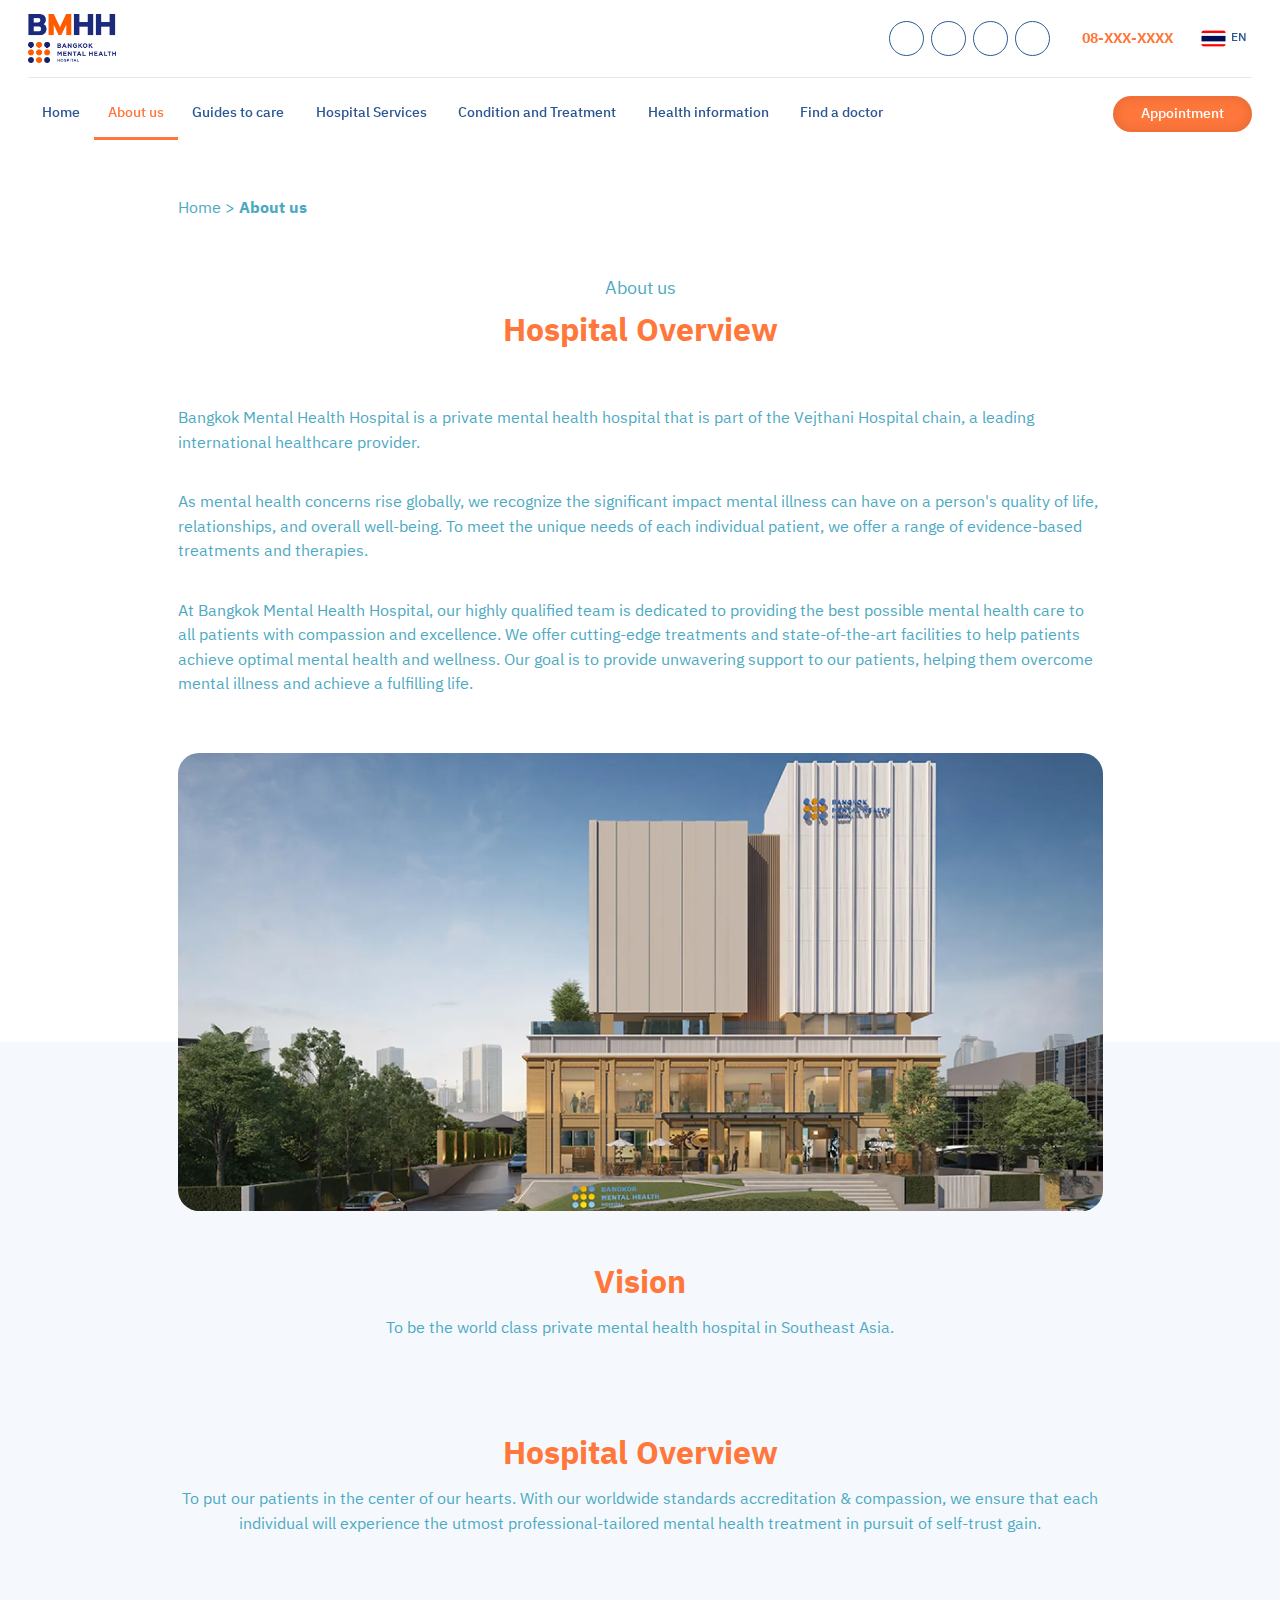
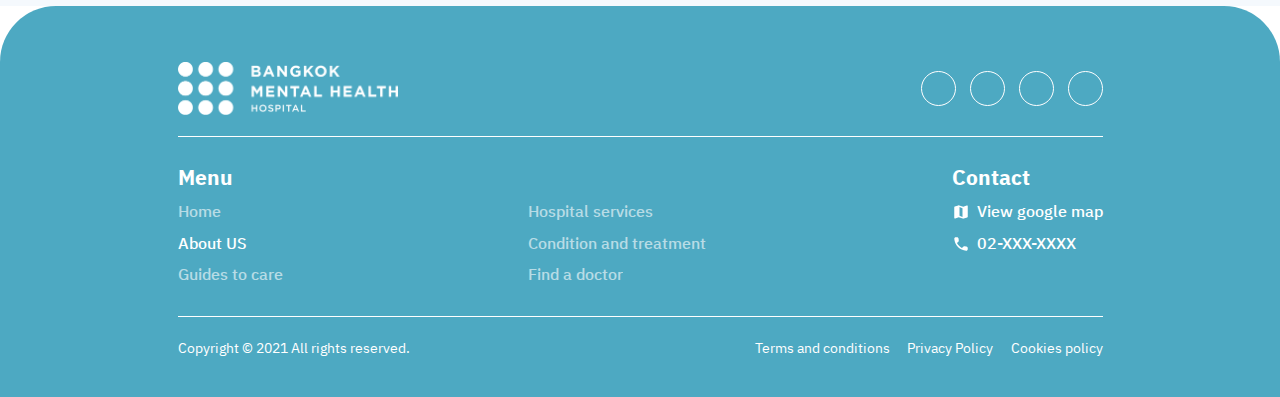
<file: about-us.html>
<!DOCTYPE html>
<html lang="en">
  <head>
    <meta charset="UTF-8" />
    <meta name="viewport" content="width=device-width, initial-scale=1.0" />
    <link rel="icon" href="./images/favicon.png" sizes="32x32" />
    <title>Bangkok Mental Health</title>

    <!-- Fonts -->
    <link rel="preconnect" href="https://fonts.googleapis.com" />
    <link rel="preconnect" href="https://fonts.gstatic.com" crossorigin />
    <link href="https://fonts.googleapis.com/css2?family=IBM+Plex+Sans+Thai:wght@400;500;700&display=swap" rel="stylesheet" />

    <!-- CSS -->
    <link rel="stylesheet" href="./styles/tailwind/output.css" />
    <link rel="stylesheet" href="./styles/pages/global/global.css" />

    <!-- ICONS -->
    <link
      rel="stylesheet"
      href="https://cdnjs.cloudflare.com/ajax/libs/font-awesome/6.4.0/css/all.min.css"
      integrity="sha512-iecdLmaskl7CVkqkXNQ/ZH/XLlvWZOJyj7Yy7tcenmpD1ypASozpmT/E0iPtmFIB46ZmdtAc9eNBvH0H/ZpiBw=="
      crossorigin="anonymous"
      referrerpolicy="no-referrer"
    />

    <!-- Components -->
    <script src="./components/navbar.js"></script>
    <script src="./components/footer.js"></script>

    <!-- JS -->
    <script
      defer
      src="https://cdnjs.cloudflare.com/ajax/libs/gsap/3.12.2/gsap.min.js"
      integrity="sha512-16esztaSRplJROstbIIdwX3N97V1+pZvV33ABoG1H2OyTttBxEGkTsoIVsiP1iaTtM8b3+hu2kB6pQ4Clr5yug=="
      crossorigin="anonymous"
      referrerpolicy="no-referrer"
    ></script>
    <script type="module" src="./scripts/modules/main.js"></script>
    <script type="module" src="./scripts/about-us.js"></script>
  </head>
  <body>
    <navbar-component></navbar-component>

    <main class="min-h-[54.8vh] relative text-lg text-light-blue xl:mt-[14rem] mt-[7.5rem]">
      <div class="space-y-16 main-container-sm">
        <!-- Breadcrumb -->
        <section class="mt-8">
          <a href="./index.html">Home</a>
          >
          <a href="" class="font-bold">About us</a>
        </section>

        <header class="space-y-4 text-center">
          <h5 class="text-xl">About us</h5>
          <h2 class="text-4xl font-bold text-orange">Hospital Overview</h2>
        </header>

        <article class="space-y-10">
          <p>Bangkok Mental Health Hospital is a private mental health hospital that is part of the Vejthani Hospital chain, a leading international healthcare provider.</p>
          <p>
            As mental health concerns rise globally, we recognize the significant impact mental illness can have on a person's quality of life, relationships, and overall well-being. To meet the
            unique needs of each individual patient, we offer a range of evidence-based treatments and therapies.
          </p>
          <p>
            At Bangkok Mental Health Hospital, our highly qualified team is dedicated to providing the best possible mental health care to all patients with compassion and excellence. We offer
            cutting-edge treatments and state-of-the-art facilities to help patients achieve optimal mental health and wellness. Our goal is to provide unwavering support to our patients, helping them
            overcome mental illness and achieve a fulfilling life.
          </p>
        </article>

        <figure class="overflow-hidden rounded-3xl"><img src="./images/pages/about-us/hospital.webp" alt="" class="object-cover w-full" /></figure>

        <section class="pb-20 space-y-28">
          <section class="space-y-4 text-center">
            <h2 class="text-4xl font-bold text-orange">Vision</h2>
            <p>To be the world class private mental health hospital in Southeast Asia.</p>
          </section>

          <section class="space-y-4 text-center">
            <h2 class="text-4xl font-bold text-orange">Hospital Overview</h2>
            <p>
              To put our patients in the center of our hearts. With our worldwide standards accreditation & compassion, we ensure that each individual will experience the utmost professional-tailored
              mental health treatment in pursuit of self-trust gain.
            </p>
          </section>
        </section>
      </div>

      <div class="absolute bottom-0 w-full bg-light-gray h-2/5 -z-10"></div>
    </main>

    <footer-component></footer-component>
  </body>
</html>
</file>
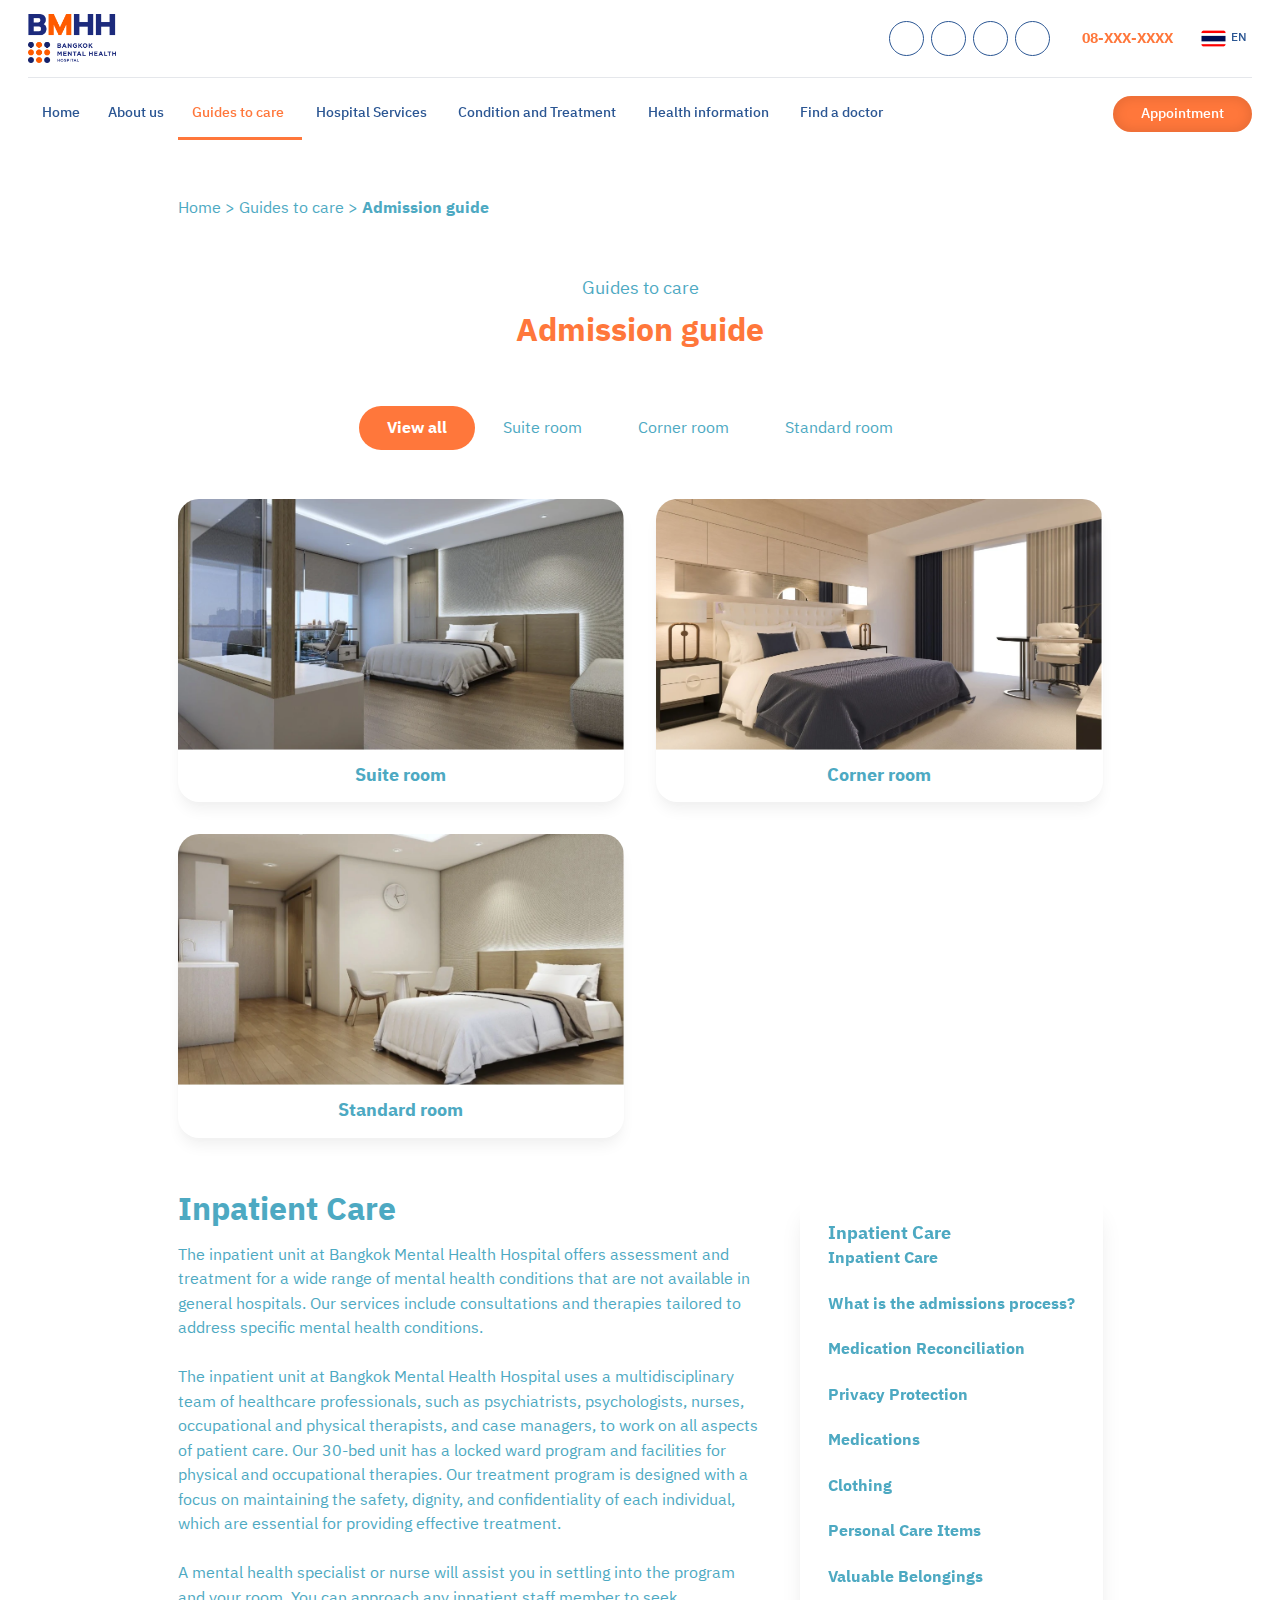
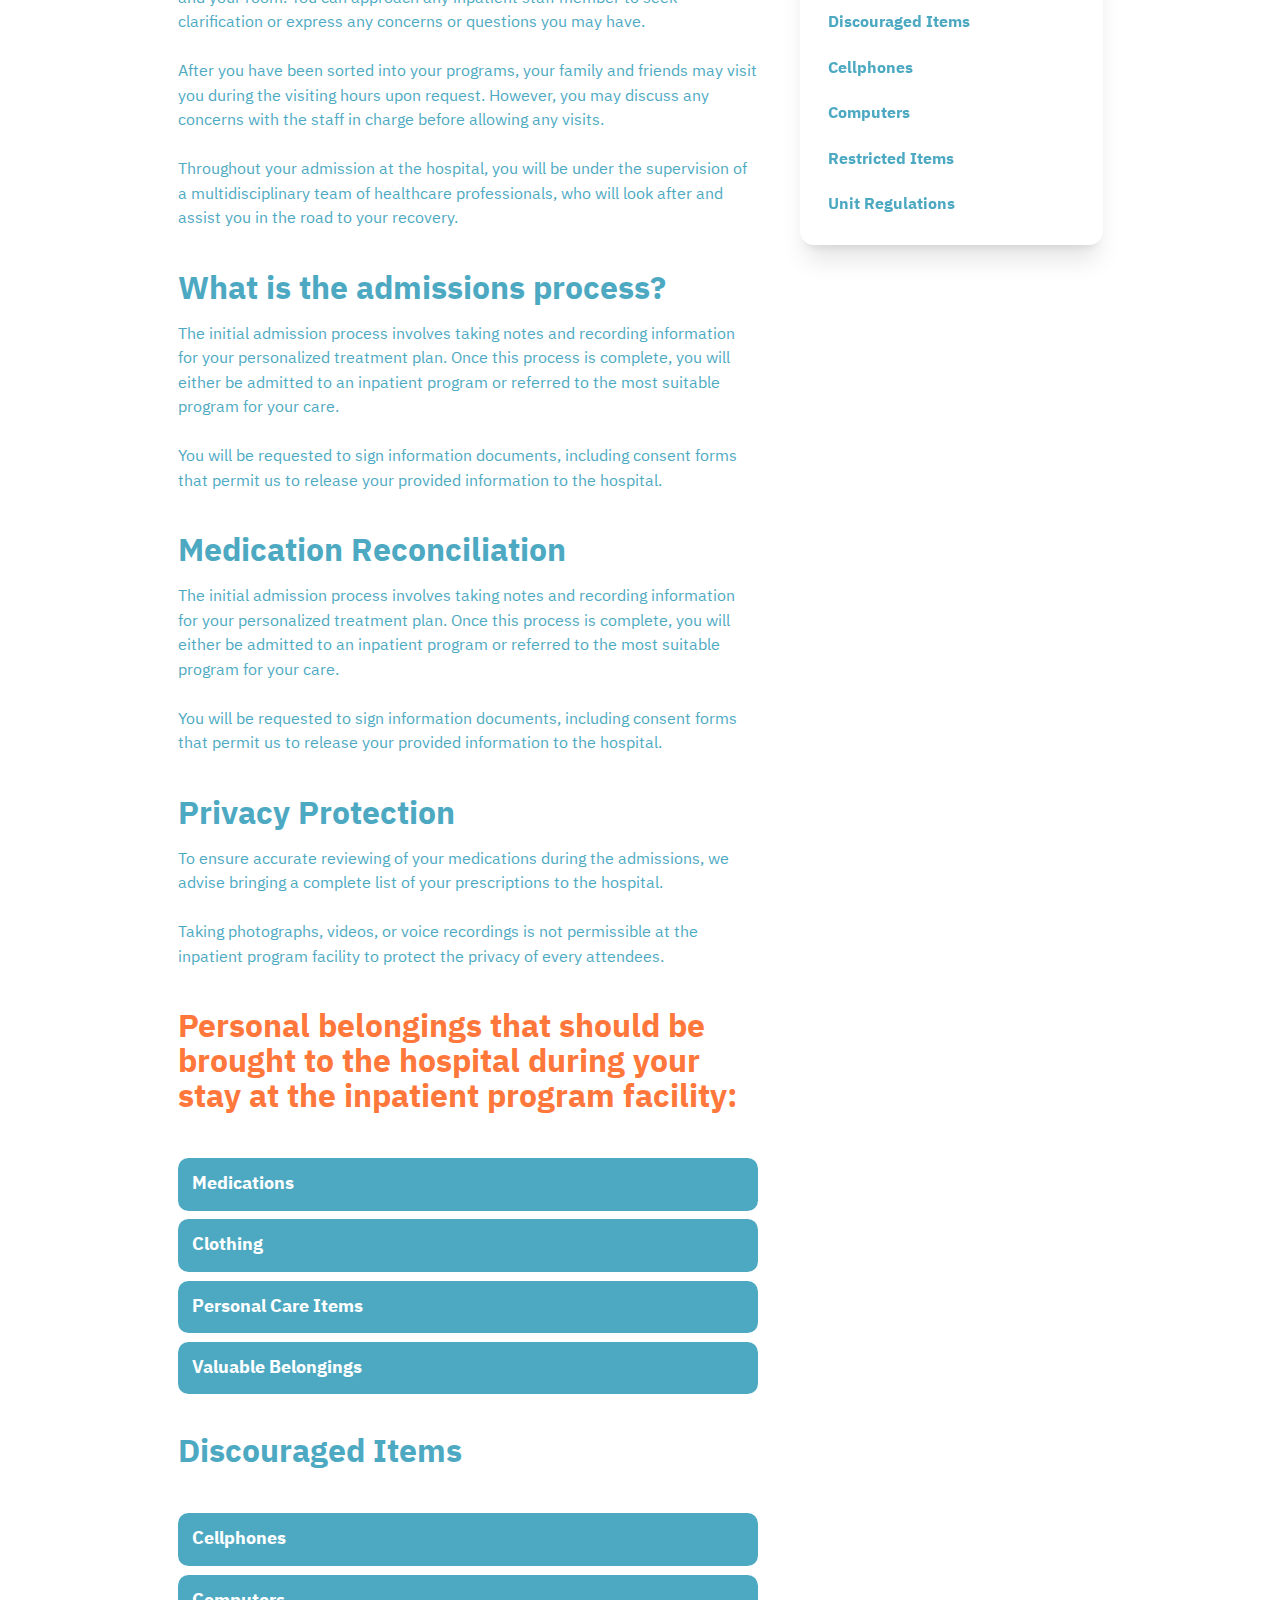
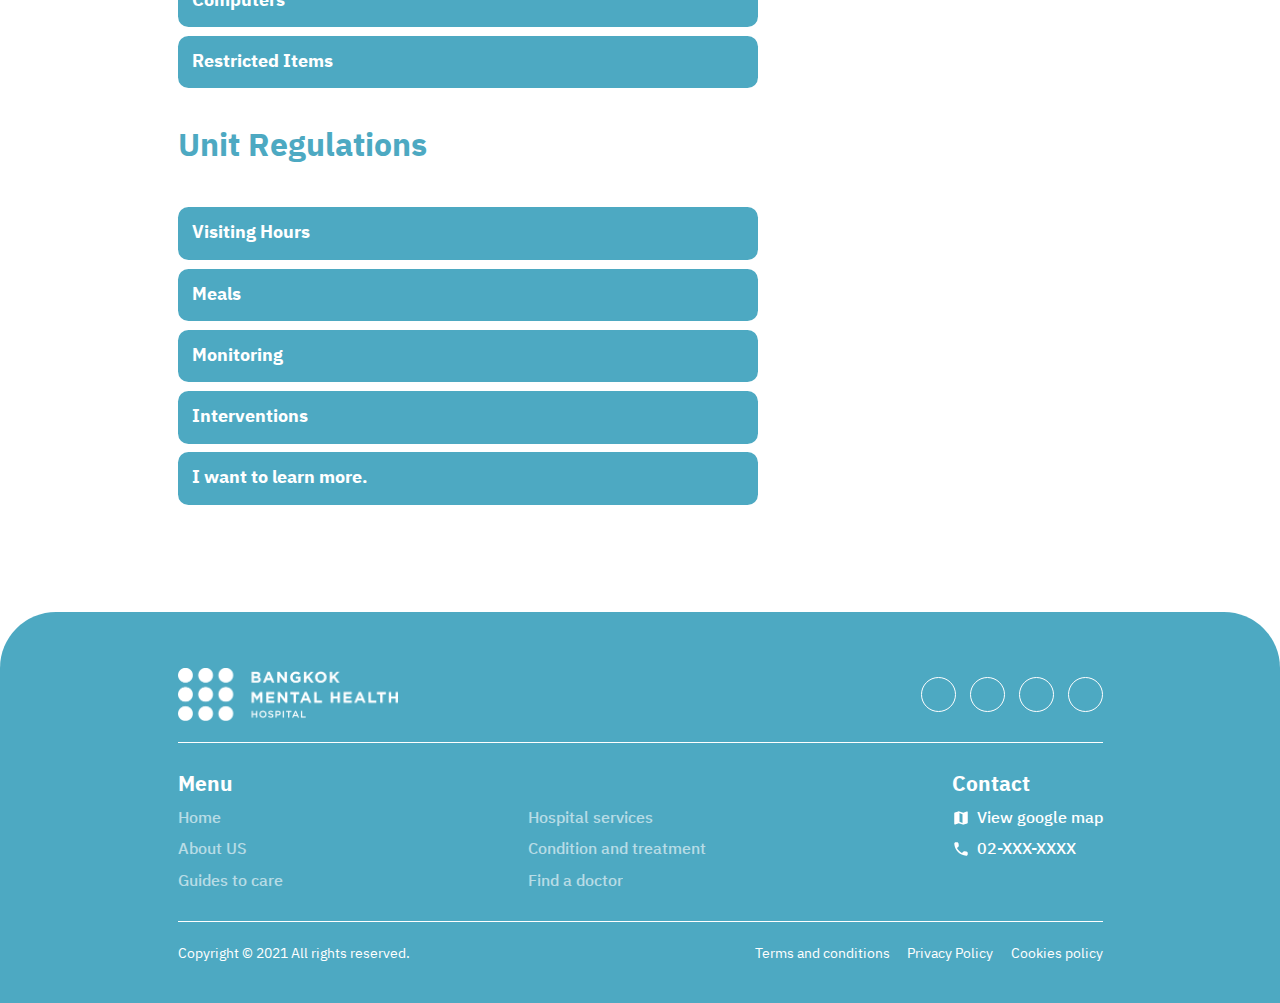
<file: admission-guide.html>
<!DOCTYPE html>
<html lang="en">
  <head>
    <meta charset="UTF-8" />
    <meta name="viewport" content="width=device-width, initial-scale=1.0" />
    <link rel="icon" href="./images/favicon.png" sizes="32x32" />
    <title>Bangkok Mental Health</title>

    <!-- Fonts -->
    <link rel="preconnect" href="https://fonts.googleapis.com" />
    <link rel="preconnect" href="https://fonts.gstatic.com" crossorigin />
    <link href="https://fonts.googleapis.com/css2?family=IBM+Plex+Sans+Thai:wght@400;500;700&display=swap" rel="stylesheet" />

    <!-- CSS -->
    <link rel="stylesheet" href="./styles/tailwind/output.css" />

    <link rel="stylesheet" href="./styles/pages/admission-guide/admission-guide.css" />

    <!-- ICONS -->
    <link
      rel="stylesheet"
      href="https://cdnjs.cloudflare.com/ajax/libs/font-awesome/6.4.0/css/all.min.css"
      integrity="sha512-iecdLmaskl7CVkqkXNQ/ZH/XLlvWZOJyj7Yy7tcenmpD1ypASozpmT/E0iPtmFIB46ZmdtAc9eNBvH0H/ZpiBw=="
      crossorigin="anonymous"
      referrerpolicy="no-referrer"
    />

    <!-- Components -->
    <script src="./components/navbar.js"></script>
    <script src="./components/footer.js"></script>

    <!-- JS -->
    <script
      defer
      src="https://cdnjs.cloudflare.com/ajax/libs/gsap/3.12.2/gsap.min.js"
      integrity="sha512-16esztaSRplJROstbIIdwX3N97V1+pZvV33ABoG1H2OyTttBxEGkTsoIVsiP1iaTtM8b3+hu2kB6pQ4Clr5yug=="
      crossorigin="anonymous"
      referrerpolicy="no-referrer"
    ></script>
    <script type="module" src="./scripts/modules/main.js"></script>
    <script type="module" src="./scripts/admission-guide.js"></script>
  </head>
  <body>
    <navbar-component></navbar-component>

    <main class="min-h-[54.8vh] relative text-lg text-light-blue xl:mt-[14rem] mt-[7.5rem]">
      <div class="space-y-16 main-container-sm">
        <!-- Breadcrumb -->
        <section class="mt-8">
          <a href="./index.html">Home</a>
          >
          <a href="./guide-to-care.html" class="">Guides to care</a>
          >
          <a href="" class="font-bold">Admission guide</a>
        </section>

        <header class="space-y-4 text-center">
          <h5 class="text-xl">Guides to care</h5>
          <h2 class="text-4xl font-bold text-orange">Admission guide</h2>
        </header>

        <section class="space-y-14">
          <div class="[&_button]:shrink-0 [&_button]:px-8 [&_button]:py-[0.6875rem] flex overflow-x-auto overflow-y-hidden md:justify-center whitespace-nowrap gap-x-0">
            <button data-category="all" class="room-category-button">View all</button>
            <button data-category="suite" class="room-category-button">Suite room</button>
            <button data-category="corner" class="room-category-button">Corner room</button>
            <button data-category="standard" class="room-category-button">Standard room</button>
          </div>
          <div class="grid md:grid-cols-2 gap-9">
            <div data-category="suite" class="room-card overflow-hidden shadow-lg rounded-3xl shadow-[#f0f0f0]">
              <figure class="overflow-hidden">
                <img src="./images/pages/admission-guide/suite.webp" alt="" />
              </figure>
              <div class="py-4 text-xl font-bold text-center">Suite room</div>
            </div>

            <div data-category="corner" class="room-card overflow-hidden shadow-lg rounded-3xl shadow-[#f0f0f0]">
              <figure class="overflow-hidden">
                <img src="./images/pages/admission-guide/corner.webp" alt="" />
              </figure>
              <div class="py-4 text-xl font-bold text-center">Corner room</div>
            </div>

            <div data-category="standard" class="room-card overflow-hidden shadow-lg rounded-3xl shadow-[#f0f0f0]">
              <figure class="overflow-hidden">
                <img src="./images/pages/admission-guide/standard.webp" alt="" />
              </figure>
              <div class="py-4 text-xl font-bold text-center">Standard room</div>
            </div>
          </div>
        </section>

        <section class="flex flex-col-reverse gap-12 lg:flex-row pb-28">
          <article class="space-y-12">
            <!-- Inpatient Care -->
            <section class="space-y-4" id="inpatient-care">
              <h2 class="text-3xl font-bold sm:text-4xl">Inpatient Care</h2>
              <p>
                The inpatient unit at Bangkok Mental Health Hospital offers assessment and treatment for a wide range of mental health conditions that are not available in general hospitals. Our
                services include consultations and therapies tailored to address specific mental health conditions.
                <br /><br />
                The inpatient unit at Bangkok Mental Health Hospital uses a multidisciplinary team of healthcare professionals, such as psychiatrists, psychologists, nurses, occupational and physical
                therapists, and case managers, to work on all aspects of patient care. Our 30-bed unit has a locked ward program and facilities for physical and occupational therapies. Our treatment
                program is designed with a focus on maintaining the safety, dignity, and confidentiality of each individual, which are essential for providing effective treatment.
                <br /><br />

                A mental health specialist or nurse will assist you in settling into the program and your room. You can approach any inpatient staff member to seek clarification or express any
                concerns or questions you may have.
                <br /><br />
                After you have been sorted into your programs, your family and friends may visit you during the visiting hours upon request. However, you may discuss any concerns with the staff in
                charge before allowing any visits.
                <br />
                <br />
                Throughout your admission at the hospital, you will be under the supervision of a multidisciplinary team of healthcare professionals, who will look after and assist you in the road to
                your recovery.
              </p>
            </section>

            <!-- What is the admissions process -->
            <section class="space-y-4" id="admissions-process">
              <h2 class="text-3xl font-bold sm:text-4xl">What is the admissions process?</h2>
              <p>
                The initial admission process involves taking notes and recording information for your personalized treatment plan. Once this process is complete, you will either be admitted to an
                inpatient program or referred to the most suitable program for your care.
                <br />
                <br />
                You will be requested to sign information documents, including consent forms that permit us to release your provided information to the hospital.
              </p>
            </section>

            <!-- Medication Reconciliation -->
            <section class="space-y-4" id="medication-reconciliation">
              <h2 class="text-3xl font-bold sm:text-4xl">Medication Reconciliation</h2>
              <p>
                The initial admission process involves taking notes and recording information for your personalized treatment plan. Once this process is complete, you will either be admitted to an
                inpatient program or referred to the most suitable program for your care.
                <br />
                <br />
                You will be requested to sign information documents, including consent forms that permit us to release your provided information to the hospital.
              </p>
            </section>

            <!-- Privacy Protection -->
            <section class="space-y-4" id="privacy-protection">
              <h2 class="text-3xl font-bold sm:text-4xl">Privacy Protection</h2>
              <p>
                To ensure accurate reviewing of your medications during the admissions, we advise bringing a complete list of your prescriptions to the hospital.
                <br />
                <br />
                Taking photographs, videos, or voice recordings is not permissible at the inpatient program facility to protect the privacy of every attendees.
              </p>
            </section>

            <section>
              <h2 class="mb-12 text-3xl font-bold leading-normal sm:text-4xl text-orange">
                Personal belongings that should be brought to the hospital during your stay at the inpatient program facility:
              </h2>
              <div class="mb-2.5 collapsible" id="medications">
                <button class="flex items-center justify-between w-full p-4 text-xl font-bold text-left text-white rounded-xl bg-light-blue">
                  <div>Medications</div>
                  <i class="mb-1 ml-1 text-lg fa-solid fa-chevron-down"></i>
                </button>
                <div class="collapsible-content-wrapper">
                  <div class="collapsible-content gap-y-6">
                    <p>Please ensure that you bring all your daily and essential medicines with you, as we do not have medication dispensing services available.</p>
                  </div>
                </div>
              </div>
              <div class="mb-2.5 collapsible" id="clothing">
                <button class="flex items-center justify-between w-full p-4 text-xl font-bold text-left text-white rounded-xl bg-light-blue">
                  <div>Clothing</div>
                  <i class="mb-1 ml-1 text-lg fa-solid fa-chevron-down"></i>
                </button>
                <div class="collapsible-content-wrapper">
                  <div class="collapsible-content gap-y-6">
                    <p>Please ensure that you bring all your daily and essential medicines with you, as we do not have medication dispensing services available.</p>
                  </div>
                </div>
              </div>
              <div class="mb-2.5 collapsible" id="personal-care-items">
                <button class="flex items-center justify-between w-full p-4 text-xl font-bold text-left text-white rounded-xl bg-light-blue">
                  <div>Personal Care Items</div>
                  <i class="mb-1 ml-1 text-lg fa-solid fa-chevron-down"></i>
                </button>
                <div class="collapsible-content-wrapper">
                  <div class="collapsible-content gap-y-6">
                    <p>Please ensure that you bring all your daily and essential medicines with you, as we do not have medication dispensing services available.</p>
                  </div>
                </div>
              </div>
              <div class="mb-2.5 collapsible" id="valuable-belongings">
                <button class="flex items-center justify-between w-full p-4 text-xl font-bold text-left text-white rounded-xl bg-light-blue">
                  <div>Valuable Belongings</div>
                  <i class="mb-1 ml-1 text-lg fa-solid fa-chevron-down"></i>
                </button>
                <div class="collapsible-content-wrapper">
                  <div class="collapsible-content gap-y-6">
                    <p>Please ensure that you bring all your daily and essential medicines with you, as we do not have medication dispensing services available.</p>
                  </div>
                </div>
              </div>
            </section>

            <!-- Discouraged Items -->
            <section id="discouraged-items">
              <h2 class="mb-12 text-3xl font-bold sm:text-4xl">Discouraged Items</h2>
              <div class="mb-2.5 collapsible" id="cellphones">
                <button class="flex items-center justify-between w-full p-4 text-xl font-bold text-left text-white rounded-xl bg-light-blue">
                  <div>Cellphones</div>
                  <i class="mb-1 ml-1 text-lg fa-solid fa-chevron-down"></i>
                </button>
                <div class="collapsible-content-wrapper">
                  <div class="collapsible-content gap-y-6">
                    <p>
                      To enhance focus and engagement during group therapies and other treatment, use of cellphones is restricted or discouraged in some inpatient programs, while others may allow only
                      limited usage. It is recommended that you inquire about the cellphone policies at your program with the staff.
                    </p>
                  </div>
                </div>
              </div>

              <div class="mb-2.5 collapsible" id="computers">
                <button class="flex items-center justify-between w-full p-4 text-xl font-bold text-left text-white rounded-xl bg-light-blue">
                  <div>Computers</div>
                  <i class="mb-1 ml-1 text-lg fa-solid fa-chevron-down"></i>
                </button>
                <div class="collapsible-content-wrapper">
                  <div class="collapsible-content gap-y-6">
                    <p>
                      Lorem ipsum, dolor sit amet consectetur adipisicing elit. Iusto reiciendis nemo iste, fugiat totam sed veniam ipsa nam? Dicta nam libero neque accusantium voluptatibus tempora
                      nulla, sint quisquam cupiditate temporibus. Eos assumenda id harum eveniet libero quas odit neque ipsa. Labore tempora, officiis magnam perferendis, ducimus obcaecati itaque
                      accusantium quo dolore, eligendi repellendus. Sit at harum eius libero a asperiores. Beatae magni enim quas velit, sunt molestias reprehenderit in quibusdam. Dolorem rerum esse
                      cum incidunt minus? Quis sequi ipsam nam, saepe odit perspiciatis illo nobis, vero assumenda labore dolores atque.
                    </p>
                  </div>
                </div>
              </div>

              <div class="mb-2.5 collapsible" id="restricted-items">
                <button class="flex items-center justify-between w-full p-4 text-xl font-bold text-left text-white rounded-xl bg-light-blue">
                  <div>Restricted Items</div>
                  <i class="mb-1 ml-1 text-lg fa-solid fa-chevron-down"></i>
                </button>
                <div class="collapsible-content-wrapper">
                  <div class="collapsible-content gap-y-6">
                    <p>Please ensure that you bring all your daily and essential medicines with you, as we do not have medication dispensing services available.</p>
                  </div>
                </div>
              </div>
            </section>

            <!-- Unit Regulations -->
            <section>
              <h2 class="mb-12 text-3xl font-bold sm:text-4xl" id="unit-regulations">Unit Regulations</h2>
              <div class="mb-2.5 collapsible">
                <button class="flex items-center justify-between w-full p-4 text-xl font-bold text-left text-white rounded-xl bg-light-blue">
                  <div>Visiting Hours</div>
                  <i class="mb-1 ml-1 text-lg fa-solid fa-chevron-down"></i>
                </button>
                <div class="collapsible-content-wrapper">
                  <div class="collapsible-content gap-y-6">
                    <p>
                      To enhance focus and engagement during group therapies and other treatment, use of cellphones is restricted or discouraged in some inpatient programs, while others may allow only
                      limited usage. It is recommended that you inquire about the cellphone policies at your program with the staff.
                    </p>
                  </div>
                </div>
              </div>

              <div class="mb-2.5 collapsible">
                <button class="flex items-center justify-between w-full p-4 text-xl font-bold text-left text-white rounded-xl bg-light-blue">
                  <div>Meals</div>
                  <i class="mb-1 ml-1 text-lg fa-solid fa-chevron-down"></i>
                </button>
                <div class="collapsible-content-wrapper">
                  <div class="collapsible-content gap-y-6">
                    <p>
                      Lorem ipsum, dolor sit amet consectetur adipisicing elit. Iusto reiciendis nemo iste, fugiat totam sed veniam ipsa nam? Dicta nam libero neque accusantium voluptatibus tempora
                      nulla, sint quisquam cupiditate temporibus. Eos assumenda id harum eveniet libero quas odit neque ipsa. Labore tempora, officiis magnam perferendis, ducimus obcaecati itaque
                      accusantium quo dolore, eligendi repellendus. Sit at harum eius libero a asperiores. Beatae magni enim quas velit, sunt molestias reprehenderit in quibusdam. Dolorem rerum esse
                      cum incidunt minus? Quis sequi ipsam nam, saepe odit perspiciatis illo nobis, vero assumenda labore dolores atque.
                    </p>
                  </div>
                </div>
              </div>

              <div class="mb-2.5 collapsible">
                <button class="flex items-center justify-between w-full p-4 text-xl font-bold text-left text-white rounded-xl bg-light-blue">
                  <div>Monitoring</div>
                  <i class="mb-1 ml-1 text-lg fa-solid fa-chevron-down"></i>
                </button>
                <div class="collapsible-content-wrapper">
                  <div class="collapsible-content gap-y-6">
                    <p>Please ensure that you bring all your daily and essential medicines with you, as we do not have medication dispensing services available.</p>
                  </div>
                </div>
              </div>

              <div class="mb-2.5 collapsible">
                <button class="flex items-center justify-between w-full p-4 text-xl font-bold text-left text-white rounded-xl bg-light-blue">
                  <div>Interventions</div>
                  <i class="mb-1 ml-1 text-lg fa-solid fa-chevron-down"></i>
                </button>
                <div class="collapsible-content-wrapper">
                  <div class="collapsible-content gap-y-6">
                    <p>Please ensure that you bring all your daily and essential medicines with you, as we do not have medication dispensing services available.</p>
                  </div>
                </div>
              </div>

              <div class="mb-2.5 collapsible">
                <button class="flex items-center justify-between w-full p-4 text-xl font-bold text-left text-white rounded-xl bg-light-blue">
                  <div>I want to learn more.</div>
                  <i class="mb-1 ml-1 text-lg fa-solid fa-chevron-down"></i>
                </button>
                <div class="collapsible-content-wrapper">
                  <div class="collapsible-content gap-y-6">
                    <p>Please ensure that you bring all your daily and essential medicines with you, as we do not have medication dispensing services available.</p>
                  </div>
                </div>
              </div>
            </section>
          </article>
          <aside id="guide-list-link" class="lg:sticky relative bg-white xl:top-[10rem] mb-6 top-0 lg:p-8 p-4 text-lg font-bold shadow-xl shrink-0 h-fit rounded-lg lg:rounded-2xl">
            <div class="collapsible !lg:hidden">
              <button class="flex items-center justify-between w-full text-xl font-bold text-left bg-white text-light-blue rounded-xl">
                <div>Inpatient Care</div>
                <i class="mb-1 ml-1 text-lg fa-solid fa-chevron-down"></i>
              </button>
              <div class="absolute left-0 w-full bg-white rounded-lg shadow-2xl top-3/4 collapsible-content-wrapper">
                <div class="collapsible-content gap-y-4">
                  <a href="#inpatient-care">Inpatient Care</a>
                  <a href="#admissions-process">What is the admissions process?</a>
                  <a href="#medication-reconciliation">Medication Reconciliation</a>
                  <a href="#privacy-protection">Privacy Protection</a>
                  <a href="#medications">Medications</a>
                  <a href="#clothing">Clothing</a>
                  <a href="#personal-care-items">Personal Care Items</a>
                  <a href="#valuable-belongings">Valuable Belongings</a>
                  <a href="#discouraged-items">Discouraged Items</a>
                  <a href="#cellphones">Cellphones</a>
                  <a href="#computers">Computers</a>
                  <a href="#restricted-items">Restricted Items</a>
                  <a href="#unit-regulations">Unit Regulations</a>
                </div>
              </div>
            </div>

            <div class="flex-col hidden w-full space-y-6 lg:flex">
              <a class="light-blue-link" href="#inpatient-care">Inpatient Care</a>
              <a class="light-blue-link" href="#admissions-process">What is the admissions process?</a>
              <a class="light-blue-link" href="#medication-reconciliation">Medication Reconciliation</a>
              <a class="light-blue-link" href="#privacy-protection">Privacy Protection</a>
              <a class="light-blue-link" href="#medications">Medications</a>
              <a class="light-blue-link" href="#clothing">Clothing</a>
              <a class="light-blue-link" href="#personal-care-items">Personal Care Items</a>
              <a class="light-blue-link" href="#valuable-belongings">Valuable Belongings</a>
              <a class="light-blue-link" href="#discouraged-items">Discouraged Items</a>
              <a class="light-blue-link" href="#cellphones">Cellphones</a>
              <a class="light-blue-link" href="#computers">Computers</a>
              <a class="light-blue-link" href="#restricted-items">Restricted Items</a>
              <a class="light-blue-link" href="#unit-regulations">Unit Regulations</a>
            </div>
          </aside>
        </section>
      </div>
    </main>

    <footer-component></footer-component>
  </body>
</html>
</file>
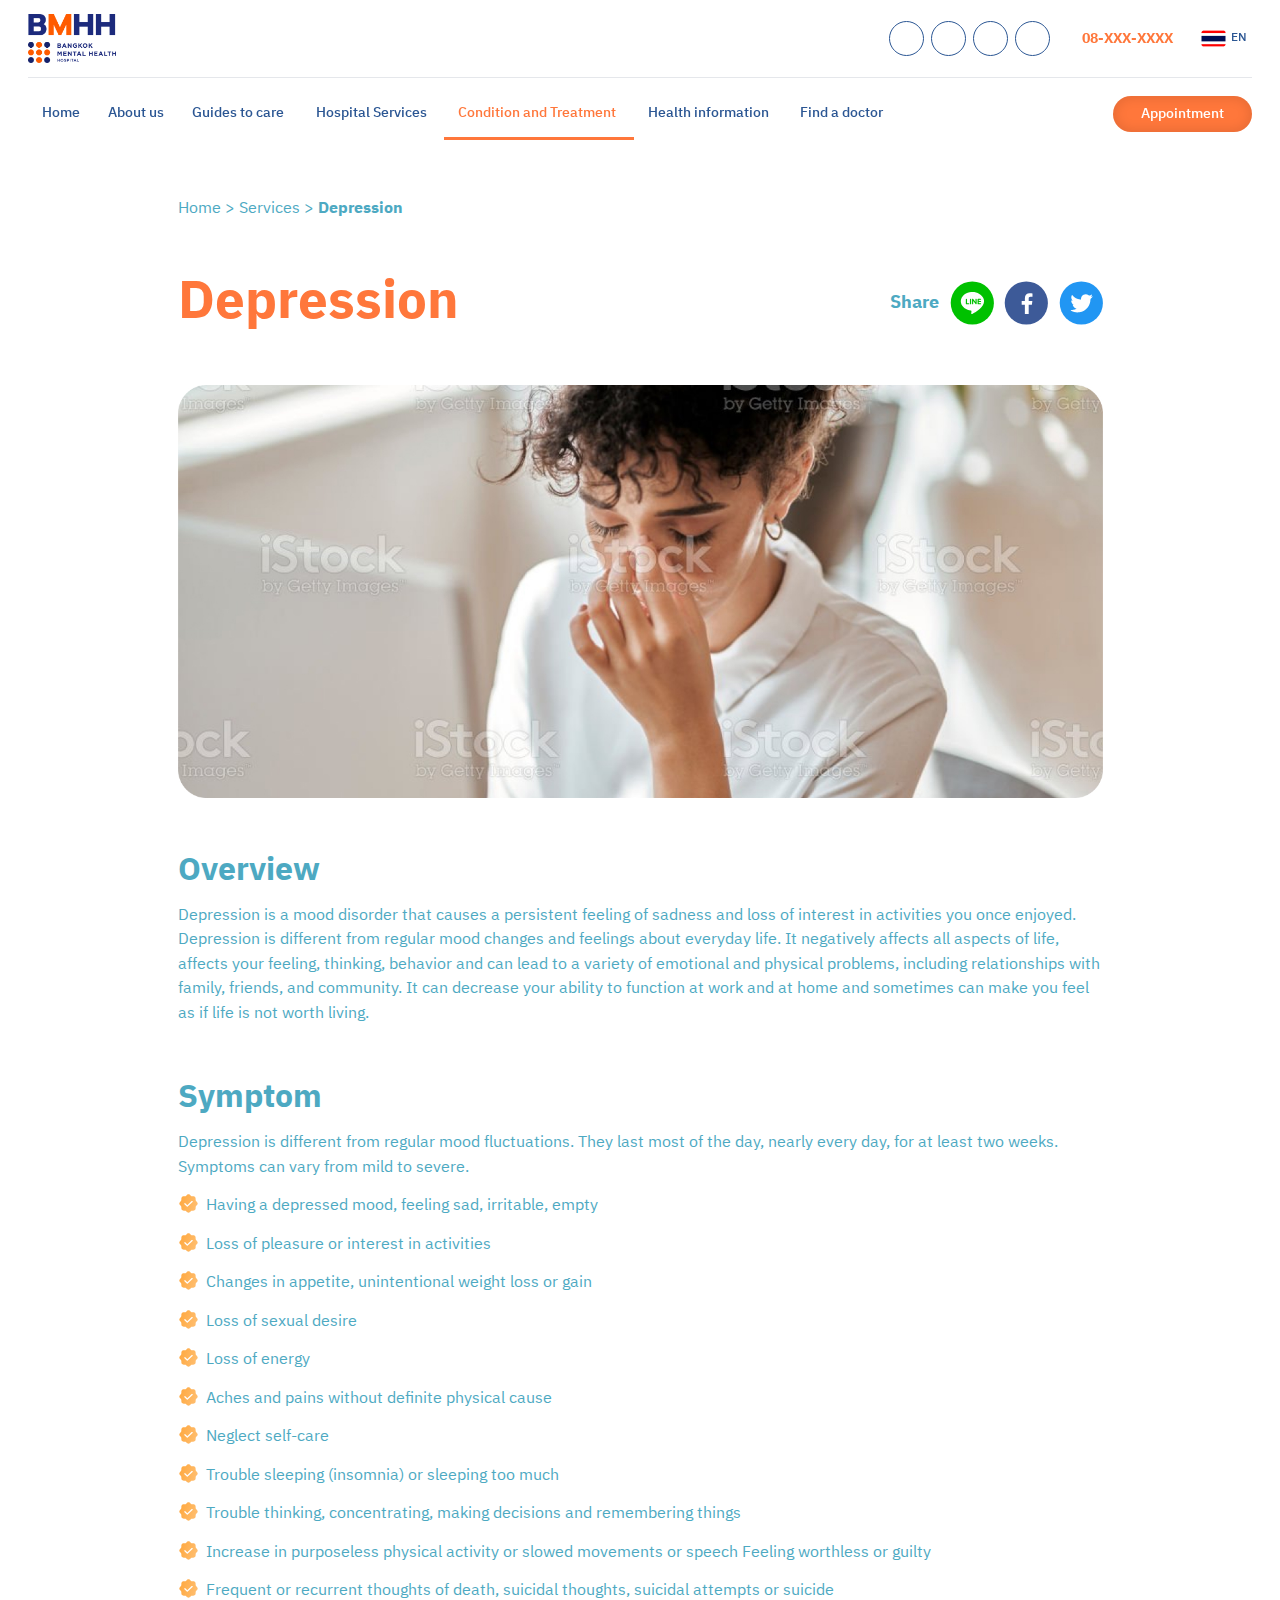
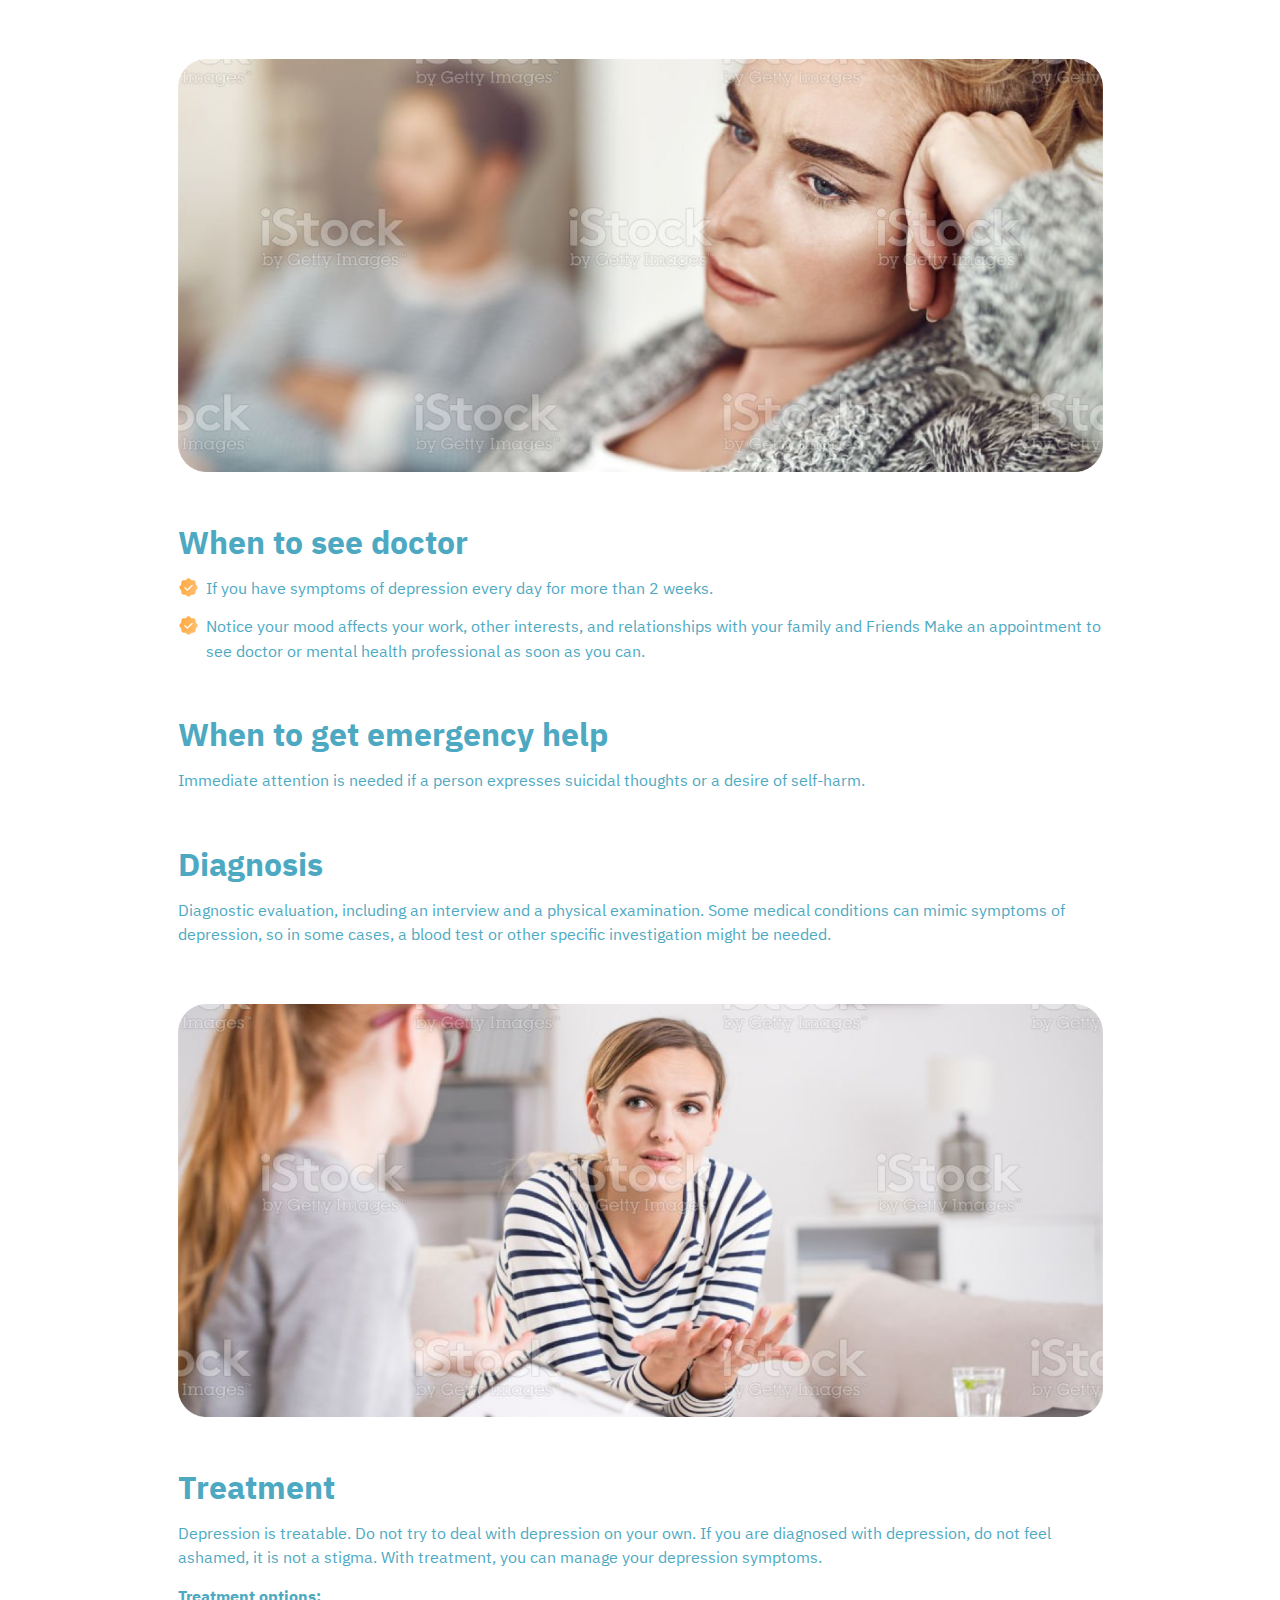
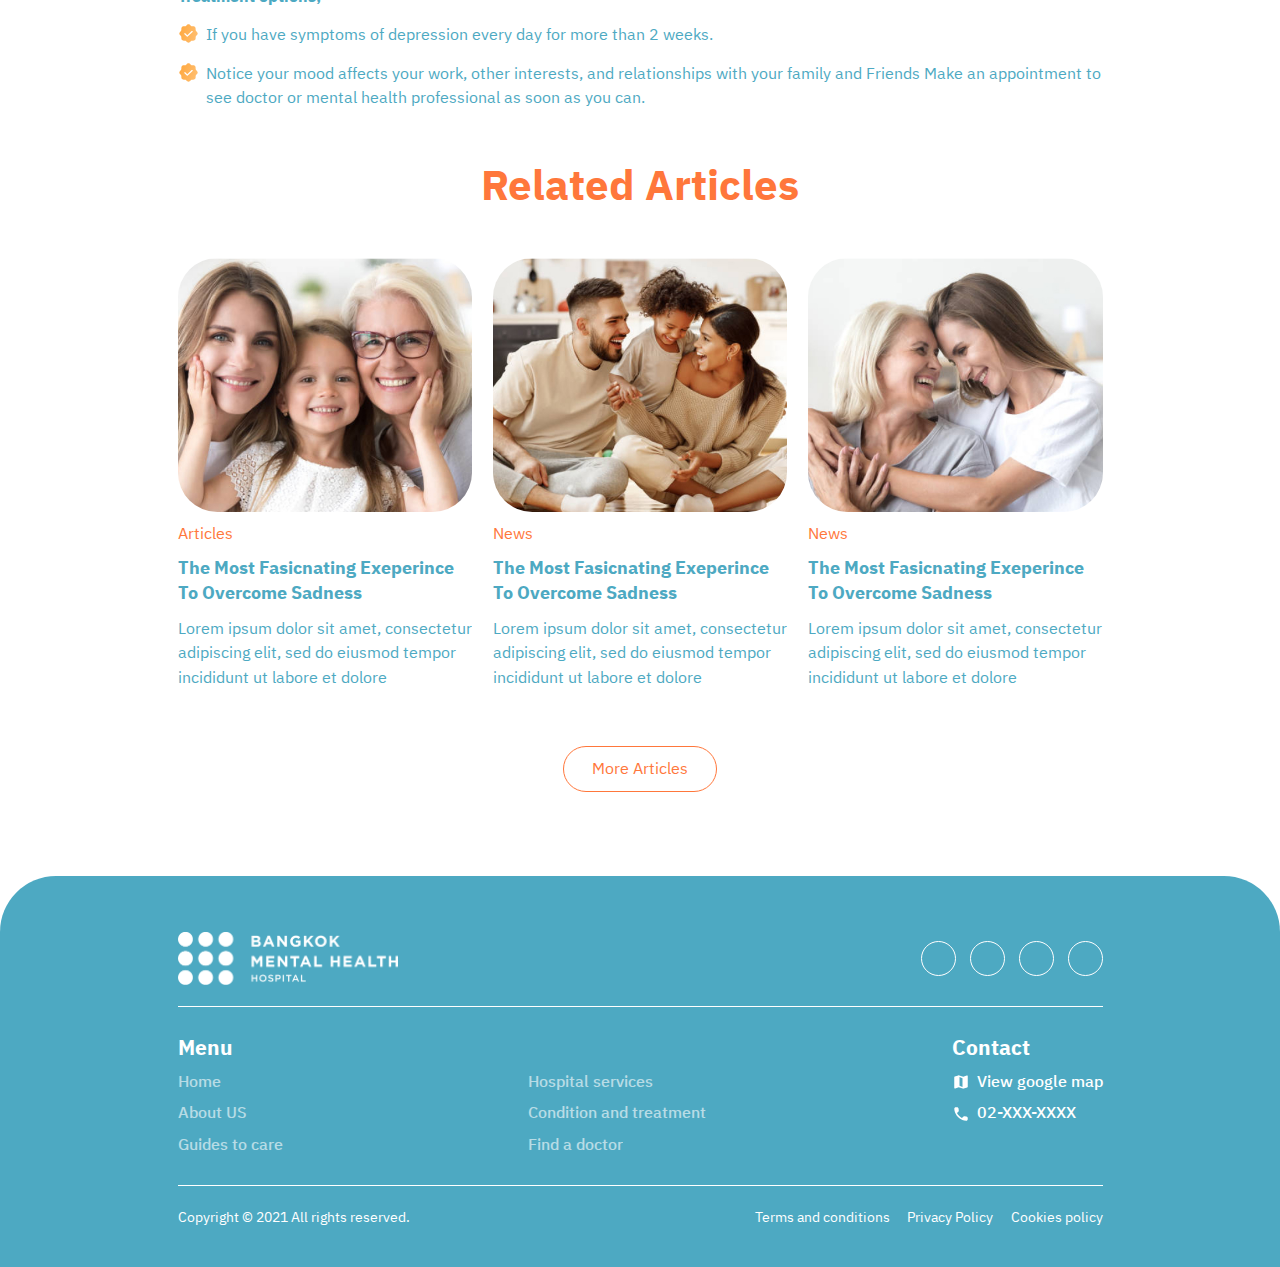
<file: depression.html>
<!DOCTYPE html>
<html lang="en">
  <head>
    <meta charset="UTF-8" />
    <meta name="viewport" content="width=device-width, initial-scale=1.0" />
    <link rel="icon" href="./images/favicon.png" sizes="32x32" />
    <title>Bangkok Mental Health</title>

    <!-- Fonts -->
    <link rel="preconnect" href="https://fonts.googleapis.com" />
    <link rel="preconnect" href="https://fonts.gstatic.com" crossorigin />
    <link href="https://fonts.googleapis.com/css2?family=IBM+Plex+Sans+Thai:wght@400;500;700&display=swap" rel="stylesheet" />

    <!-- CSS -->
    <link rel="stylesheet" href="./styles/tailwind/output.css" />
    <link rel="stylesheet" href="./styles/pages/global/global.css" />

    <!-- ICONS -->
    <link
      rel="stylesheet"
      href="https://cdnjs.cloudflare.com/ajax/libs/font-awesome/6.4.0/css/all.min.css"
      integrity="sha512-iecdLmaskl7CVkqkXNQ/ZH/XLlvWZOJyj7Yy7tcenmpD1ypASozpmT/E0iPtmFIB46ZmdtAc9eNBvH0H/ZpiBw=="
      crossorigin="anonymous"
      referrerpolicy="no-referrer"
    />

    <!-- Components -->
    <script src="./components/navbar.js"></script>
    <script src="./components/footer.js"></script>

    <!-- JS -->
    <script
      defer
      src="https://cdnjs.cloudflare.com/ajax/libs/gsap/3.12.2/gsap.min.js"
      integrity="sha512-16esztaSRplJROstbIIdwX3N97V1+pZvV33ABoG1H2OyTttBxEGkTsoIVsiP1iaTtM8b3+hu2kB6pQ4Clr5yug=="
      crossorigin="anonymous"
      referrerpolicy="no-referrer"
    ></script>
    <script type="module" src="./scripts/modules/main.js"></script>
  </head>
  <body>
    <navbar-component></navbar-component>

    <main class="min-h-[54.8vh] text-lg text-light-blue main-container-sm xl:mt-[14rem] mt-[7.5rem] mb-24 space-y-16">
      <!-- Breadcrumb -->
      <section class="mt-8">
        <a href="./index.html">Home</a>
        >
        <a href="">Services</a>
        >
        <a href="" class="font-bold">Depression</a>
      </section>

      <header class="flex flex-col justify-between gap-6 sm:items-center sm:flex-row">
        <h2 class="text-5xl font-bold sm:text-6xl text-orange">Depression</h2>
        <div class="flex items-center space-x-3 text-xl font-bold text-light-blue">
          <div>Share</div>
          <button>
            <img src="./icons/line.svg" alt="" width="44" height="44" />
          </button>
          <button>
            <img src="./icons/facebook.svg" alt="" width="44" height="44" />
          </button>
          <button>
            <img src="./icons/twitter.svg" alt="" width="44" height="44" />
          </button>
        </div>
      </header>

      <figure>
        <img src="./images/pages/depression/overview.jpg" alt="" class="object-cover w-full rounded-3xl" />
      </figure>

      <!-- Overview -->
      <section class="space-y-4">
        <h3 class="text-4xl font-bold">Overview</h3>
        <p>
          Depression is a mood disorder that causes a persistent feeling of sadness and loss of interest in activities you once enjoyed. Depression is different from regular mood changes and feelings
          about everyday life. It negatively affects all aspects of life, affects your feeling, thinking, behavior and can lead to a variety of emotional and physical problems, including relationships
          with family, friends, and community. It can decrease your ability to function at work and at home and sometimes can make you feel as if life is not worth living.
        </p>
      </section>

      <!-- Symptom -->
      <section class="space-y-4">
        <h3 class="text-4xl font-bold">Symptom</h3>
        <p>Depression is different from regular mood fluctuations. They last most of the day, nearly every day, for at least two weeks. Symptoms can vary from mild to severe.</p>

        <div class="flex space-x-2">
          <img src="./icons/verify-orange.svg" alt="" class="w-6 h-fit" />
          <p>Having a depressed mood, feeling sad, irritable, empty</p>
        </div>

        <div class="flex space-x-2">
          <img src="./icons/verify-orange.svg" alt="" class="w-6 h-fit" />
          <p>Loss of pleasure or interest in activities</p>
        </div>

        <div class="flex space-x-2">
          <img src="./icons/verify-orange.svg" alt="" class="w-6 h-fit" />
          <p>Changes in appetite, unintentional weight loss or gain</p>
        </div>

        <div class="flex space-x-2">
          <img src="./icons/verify-orange.svg" alt="" class="w-6 h-fit" />
          <p>Loss of sexual desire</p>
        </div>

        <div class="flex space-x-2">
          <img src="./icons/verify-orange.svg" alt="" class="w-6 h-fit" />
          <p>Loss of energy</p>
        </div>

        <div class="flex space-x-2">
          <img src="./icons/verify-orange.svg" alt="" class="w-6 h-fit" />
          <p>Aches and pains without definite physical cause</p>
        </div>

        <div class="flex space-x-2">
          <img src="./icons/verify-orange.svg" alt="" class="w-6 h-fit" />
          <p>Neglect self-care</p>
        </div>

        <div class="flex space-x-2">
          <img src="./icons/verify-orange.svg" alt="" class="w-6 h-fit" />
          <p>Trouble sleeping (insomnia) or sleeping too much</p>
        </div>

        <div class="flex space-x-2">
          <img src="./icons/verify-orange.svg" alt="" class="w-6 h-fit" />
          <p>Trouble thinking, concentrating, making decisions and remembering things</p>
        </div>

        <div class="flex space-x-2">
          <img src="./icons/verify-orange.svg" alt="" class="w-6 h-fit" />
          <p>Increase in purposeless physical activity or slowed movements or speech Feeling worthless or guilty</p>
        </div>

        <div class="flex space-x-2">
          <img src="./icons/verify-orange.svg" alt="" class="w-6 h-fit" />
          <p>Frequent or recurrent thoughts of death, suicidal thoughts, suicidal attempts or suicide</p>
        </div>
      </section>

      <figure>
        <img src="./images/pages/depression/symtom.jpg" alt="" class="object-cover w-full rounded-3xl" />
      </figure>

      <!-- When to see doctor -->
      <section class="space-y-4">
        <h3 class="text-4xl font-bold">When to see doctor</h3>

        <div class="flex space-x-2">
          <img src="./icons/verify-orange.svg" alt="" class="w-6 h-fit" />
          <p>If you have symptoms of depression every day for more than 2 weeks.</p>
        </div>

        <div class="flex space-x-2">
          <img src="./icons/verify-orange.svg" alt="" class="w-6 h-fit" />
          <p>Notice your mood affects your work, other interests, and relationships with your family and Friends Make an appointment to see doctor or mental health professional as soon as you can.</p>
        </div>
      </section>

      <!-- When to get emergency help -->
      <section class="space-y-4">
        <h3 class="text-4xl font-bold">When to get emergency help</h3>
        <p>Immediate attention is needed if a person expresses suicidal thoughts or a desire of self-harm.</p>
      </section>

      <!-- Diagnosis -->
      <section class="space-y-4">
        <h3 class="text-4xl font-bold">Diagnosis</h3>
        <p>
          Diagnostic evaluation, including an interview and a physical examination. Some medical conditions can mimic symptoms of depression, so in some cases, a blood test or other specific
          investigation might be needed.
        </p>
      </section>

      <figure>
        <img src="./images/pages/depression/diagnosis.jpg" alt="" class="object-cover w-full rounded-3xl" />
      </figure>

      <!-- Treatment -->
      <section class="space-y-4">
        <h3 class="text-4xl font-bold">Treatment</h3>
        <p>
          Depression is treatable. Do not try to deal with depression on your own. If you are diagnosed with depression, do not feel ashamed, it is not a stigma. With treatment, you can manage your
          depression symptoms.
        </p>

        <h4 class="font-bold">Treatment options;</h4>
        <div class="flex space-x-2">
          <img src="./icons/verify-orange.svg" alt="" class="w-6 h-fit" />
          <p>If you have symptoms of depression every day for more than 2 weeks.</p>
        </div>

        <div class="flex space-x-2">
          <img src="./icons/verify-orange.svg" alt="" class="w-6 h-fit" />
          <p>Notice your mood affects your work, other interests, and relationships with your family and Friends Make an appointment to see doctor or mental health professional as soon as you can.</p>
        </div>
      </section>

      <!-- Related Articles Section -->
      <section class="space-y-14">
        <h2 class="text-5xl font-bold text-center text-orange">Related Articles</h2>
        <section class="grid gap-6 md:grid-cols-3">
          <a href="" class="space-y-3 [&:hover_img]:scale-110">
            <figure class="overflow-hidden rounded-[2.8125rem]"><img src="./images/pages/depression/article1.jpg" alt="" class="object-cover w-full h-[18.125rem] duration-300" /></figure>
            <div class="text-orange">Articles</div>
            <h5 class="text-xl font-bold hover:text-[#ffa941] transition-colors">The Most Fasicnating Exeperince To Overcome Sadness</h5>
            <p class="line-clamp-3">Lorem ipsum dolor sit amet, consectetur adipiscing elit, sed do eiusmod tempor incididunt ut labore et dolore</p>
          </a>
          <a href="" class="space-y-3 [&:hover_img]:scale-110">
            <figure class="overflow-hidden rounded-[2.8125rem]"><img src="./images/pages/depression/article2.jpg" alt="" class="object-cover w-full h-[18.125rem] duration-300" /></figure>
            <div class="text-orange">News</div>
            <h5 class="text-xl font-bold hover:text-[#ffa941] transition-colors">The Most Fasicnating Exeperince To Overcome Sadness</h5>
            <p class="line-clamp-3">Lorem ipsum dolor sit amet, consectetur adipiscing elit, sed do eiusmod tempor incididunt ut labore et dolore</p>
          </a>
          <a href="" class="space-y-3 [&:hover_img]:scale-110">
            <figure class="overflow-hidden rounded-[2.8125rem]">
              <img src="./images/pages/depression/article3.jpg" alt="" class="object-cover w-full h-[18.125rem] duration-300" />
            </figure>
            <div class="text-orange">News</div>
            <h5 class="text-xl font-bold hover:text-[#ffa941] transition-colors">The Most Fasicnating Exeperince To Overcome Sadness</h5>
            <p class="line-clamp-3">Lorem ipsum dolor sit amet, consectetur adipiscing elit, sed do eiusmod tempor incididunt ut labore et dolore</p>
          </a>
        </section>
      </section>
      <a href="" class="block mx-auto btn-orange-border w-fit">More Articles</a>
    </main>

    <footer-component></footer-component>
  </body>
</html>
</file>
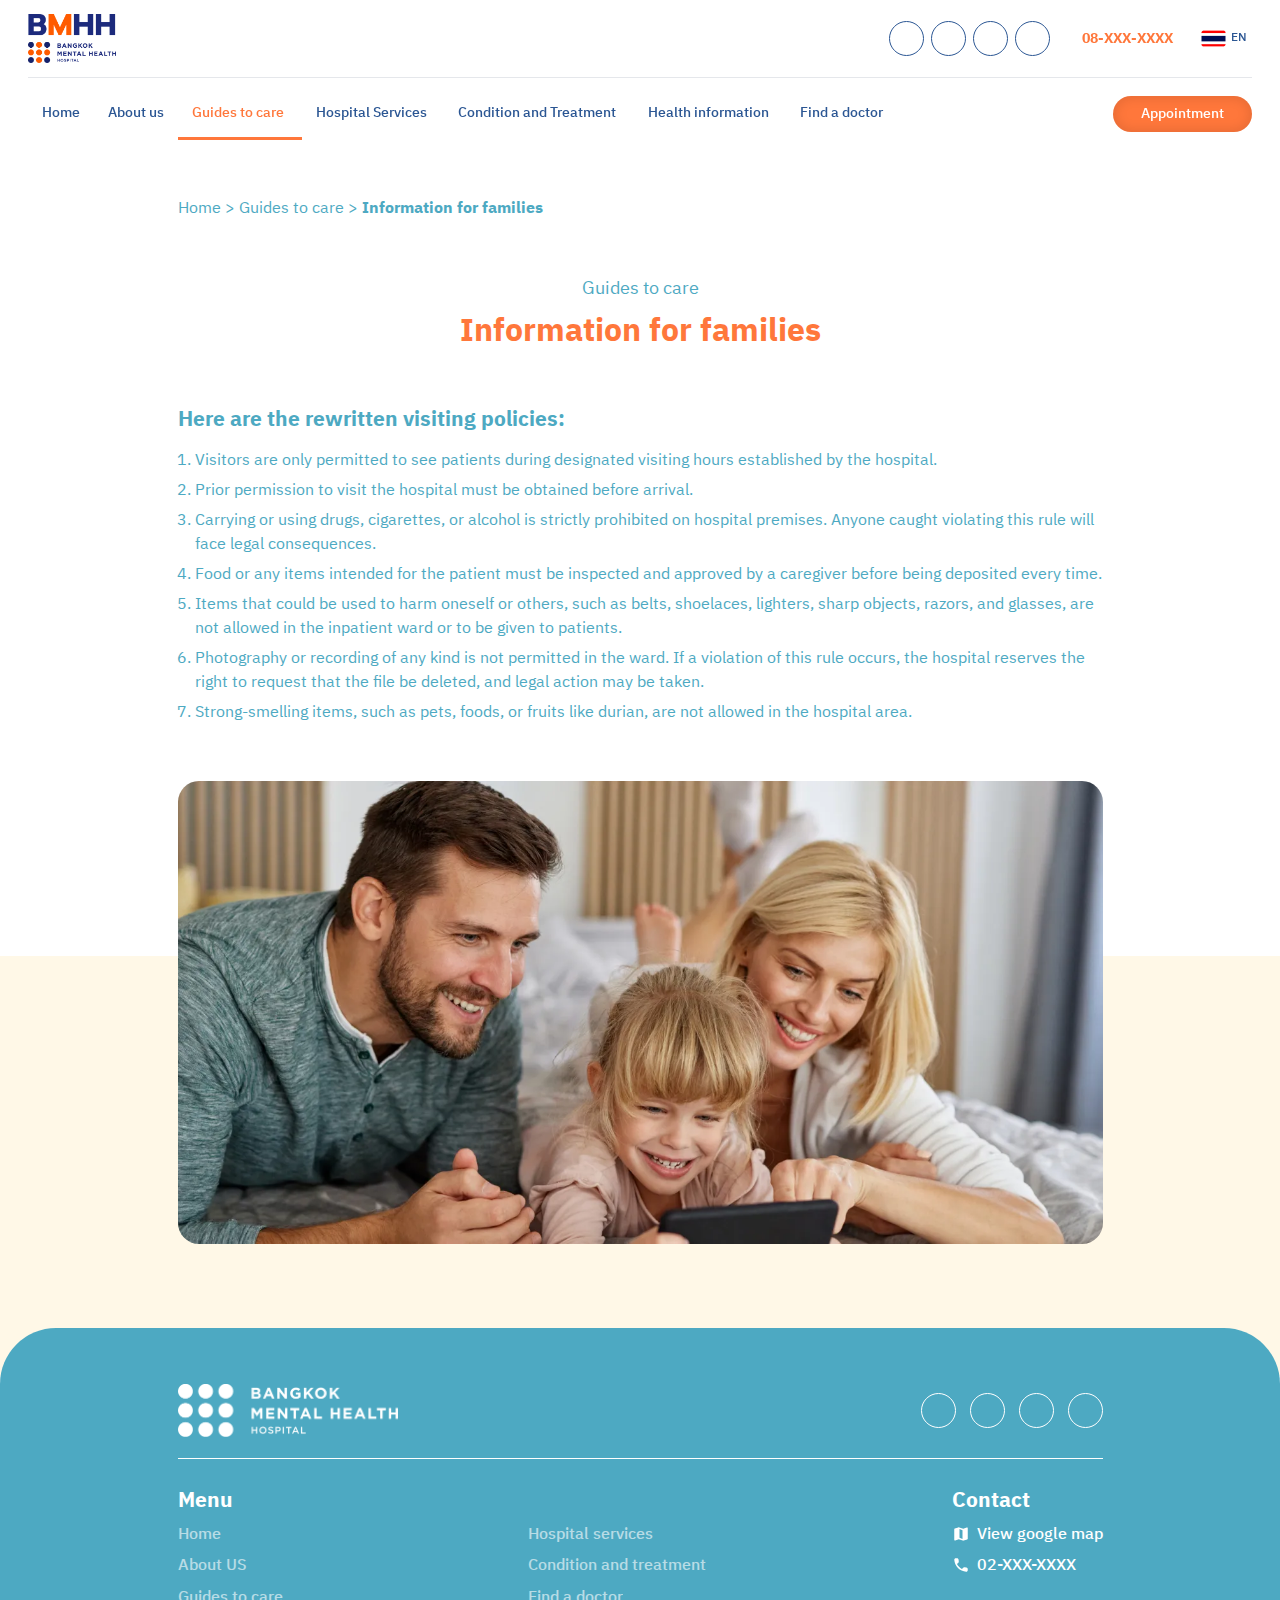
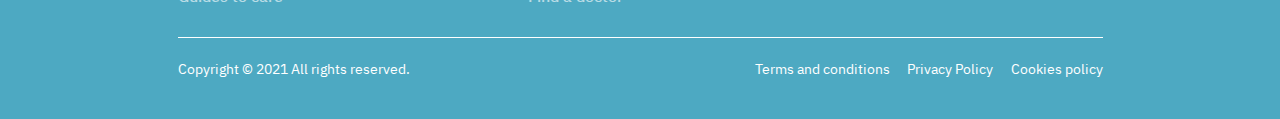
<file: information-for-families.html>
<!DOCTYPE html>
<html lang="en">
  <head>
    <meta charset="UTF-8" />
    <meta name="viewport" content="width=device-width, initial-scale=1.0" />
    <link rel="icon" href="./images/favicon.png" sizes="32x32" />
    <title>Bangkok Mental Health</title>

    <!-- Fonts -->
    <link rel="preconnect" href="https://fonts.googleapis.com" />
    <link rel="preconnect" href="https://fonts.gstatic.com" crossorigin />
    <link href="https://fonts.googleapis.com/css2?family=IBM+Plex+Sans+Thai:wght@400;500;700&display=swap" rel="stylesheet" />

    <!-- CSS -->
    <link rel="stylesheet" href="./styles/tailwind/output.css" />
    <link rel="stylesheet" href="./styles/pages/global/global.css" />

    <!-- ICONS -->
    <link
      rel="stylesheet"
      href="https://cdnjs.cloudflare.com/ajax/libs/font-awesome/6.4.0/css/all.min.css"
      integrity="sha512-iecdLmaskl7CVkqkXNQ/ZH/XLlvWZOJyj7Yy7tcenmpD1ypASozpmT/E0iPtmFIB46ZmdtAc9eNBvH0H/ZpiBw=="
      crossorigin="anonymous"
      referrerpolicy="no-referrer"
    />

    <!-- Components -->
    <script src="./components/navbar.js"></script>
    <script src="./components/footer.js"></script>

    <!-- JS -->
    <script
      defer
      src="https://cdnjs.cloudflare.com/ajax/libs/gsap/3.12.2/gsap.min.js"
      integrity="sha512-16esztaSRplJROstbIIdwX3N97V1+pZvV33ABoG1H2OyTttBxEGkTsoIVsiP1iaTtM8b3+hu2kB6pQ4Clr5yug=="
      crossorigin="anonymous"
      referrerpolicy="no-referrer"
    ></script>
    <script type="module" src="./scripts/modules/main.js"></script>
    <script type="module" src="./scripts/information-for-families.js"></script>
  </head>
  <body>
    <navbar-component></navbar-component>

    <main class="min-h-[54.8vh] relative text-lg text-light-blue xl:mt-[14rem] mt-[7.5rem] mb-24">
      <div class="space-y-16 main-container-sm">
        <!-- Breadcrumb -->
        <section class="mt-8">
          <a href="./index.html">Home</a>
          >
          <a href="./guide-to-care.html">Guides to care</a>
          >
          <a href="" class="font-bold">Information for families</a>
        </section>

        <header class="space-y-4 text-center">
          <h5 class="text-xl">Guides to care</h5>
          <h2 class="text-4xl font-bold text-orange">Information for families</h2>
        </header>

        <article class="space-y-4">
          <h3 class="text-2xl font-bold">Here are the rewritten visiting policies:</h3>
          <ul class="ml-5 space-y-1.5 list-decimal">
            <li>Visitors are only permitted to see patients during designated visiting hours established by the hospital.</li>
            <li>Prior permission to visit the hospital must be obtained before arrival.</li>
            <li>Carrying or using drugs, cigarettes, or alcohol is strictly prohibited on hospital premises. Anyone caught violating this rule will face legal consequences.</li>
            <li>Food or any items intended for the patient must be inspected and approved by a caregiver before being deposited every time.</li>
            <li>
              Items that could be used to harm oneself or others, such as belts, shoelaces, lighters, sharp objects, razors, and glasses, are not allowed in the inpatient ward or to be given to
              patients.
            </li>
            <li>
              Photography or recording of any kind is not permitted in the ward. If a violation of this rule occurs, the hospital reserves the right to request that the file be deleted, and legal
              action may be taken.
            </li>
            <li>Strong-smelling items, such as pets, foods, or fruits like durian, are not allowed in the hospital area.</li>
          </ul>
        </article>

        <figure class="overflow-hidden rounded-3xl"><img src="./images/pages/infomation-for-families/cover.webp" alt="" class="object-cover w-full h-full" /></figure>
      </div>
    </main>

    <div class="relative">
      <div class="absolute w-full md:-top-[95%] -top-[20%] bg-cream md:h-[30rem] h-[30rem] -z-20"></div>
      <footer-component></footer-component>
    </div>
  </body>
</html>
</file>
<file: styles/pages/global/global.css>
.text-deep-blue {
  color: #2b5693;
}

.bg-deep-blue {
  background: #2b5693;
}

.accent-deep-blue {
  accent-color: #2b5693;
}

.border-deep-blue {
  border-color: #2b5693;
}

.text-light-blue {
  color: #4da9c2;
}

.bg-light-blue {
  background: #4da9c2;
}

.accent-light-blue {
  accent-color: #4da9c2;
}

.border-light-blue {
  border-color: #4da9c2;
}

.text-light-gray {
  color: #f5f9fd;
}

.bg-light-gray {
  background: #f5f9fd;
}

.accent-light-gray {
  accent-color: #f5f9fd;
}

.border-light-gray {
  border-color: #f5f9fd;
}

.text-orange {
  color: #ff773b;
}

.bg-orange {
  background: #ff773b;
}

.accent-orange {
  accent-color: #ff773b;
}

.border-orange {
  border-color: #ff773b;
}

.text-cream {
  color: #fff8e7;
}

.bg-cream {
  background: #fff8e7;
}

.accent-cream {
  accent-color: #fff8e7;
}

.border-cream {
  border-color: #fff8e7;
}

.text-light-cream {
  color: #fffcf4;
}

.bg-light-cream {
  background: #fffcf4;
}

.accent-light-cream {
  accent-color: #fffcf4;
}

.border-light-cream {
  border-color: #fffcf4;
}

.text-orange-gradient {
  color: linear-gradient(314deg, #ffbc6b 0%, #ff773b 100%);
}

.bg-orange-gradient {
  background: linear-gradient(314deg, #ffbc6b 0%, #ff773b 100%);
}

.accent-orange-gradient {
  accent-color: linear-gradient(314deg, #ffbc6b 0%, #ff773b 100%);
}

.border-orange-gradient {
  border-color: linear-gradient(314deg, #ffbc6b 0%, #ff773b 100%);
}

.text-orange-radial-gradient {
  color: linear-gradient(17deg, #ffc885 0%, rgba(255, 255, 255, 0) 100%), linear-gradient(134deg, #ffdaac 22.22%, #ffc9ba 92.82%);
}

.bg-orange-radial-gradient {
  background: linear-gradient(17deg, #ffc885 0%, rgba(255, 255, 255, 0) 100%), linear-gradient(134deg, #ffdaac 22.22%, #ffc9ba 92.82%);
}

.accent-orange-radial-gradient {
  accent-color: linear-gradient(17deg, #ffc885 0%, rgba(255, 255, 255, 0) 100%), linear-gradient(134deg, #ffdaac 22.22%, #ffc9ba 92.82%);
}

.border-orange-radial-gradient {
  border-color: linear-gradient(17deg, #ffc885 0%, rgba(255, 255, 255, 0) 100%), linear-gradient(134deg, #ffdaac 22.22%, #ffc9ba 92.82%);
}

.btn-orange {
  position: relative;
  background: #ff773b;
  padding: 0.6875rem 2rem;
  border-radius: 9999px;
  color: #fff;
  transition: background-color 0.15s;
  z-index: 1;
  overflow: hidden;
}
.btn-orange:hover::before {
  opacity: 1;
}
.btn-orange::before {
  position: absolute;
  content: "";
  z-index: -1;
  opacity: 0;
  width: 100%;
  height: 100%;
  background-color: #2b5693;
  border-radius: 9999px;
  left: 0;
  top: 0;
  transition: opacity 0.1s;
}

.btn-orange-border {
  position: relative;
  background: transparent;
  border: 1px solid #ff773b;
  padding: 0.6875rem 2rem;
  border-radius: 9999px;
  color: #ff773b;
  transition: background-color 0.15s;
  z-index: 1;
  overflow: hidden;
}
.btn-orange-border:hover {
  color: #fff;
}
.btn-orange-border:hover::before {
  opacity: 1;
}
.btn-orange-border::before {
  position: absolute;
  content: "";
  z-index: -1;
  opacity: 0;
  width: 100%;
  height: 100%;
  background-color: #ff773b;
  border-radius: 9999px;
  left: 0;
  top: 0;
  transition: opacity 0.1s;
}

.btn-transparent {
  background: transparent;
  padding: 0.6875rem 2rem;
  border-radius: 9999px;
  color: #ff773b;
  border: 1px solid #f6f6f6;
  transition: background-color 0.15s;
}
.btn-transparent:hover {
  background: #2b5693;
  color: #fff;
}

.orange-link {
  color: #ff773b;
  transition: color 0.1s;
}
.orange-link:hover {
  color: #2b5693;
}

.deep-blue-link {
  color: #2b5693;
  transition: color 0.1s;
}
.deep-blue-link:hover {
  color: #ff773b;
}

.light-blue-link {
  color: #4da9c2;
  transition: color 0.1s;
}
.light-blue-link:hover {
  color: #ff773b;
}

.splide__container {
  box-sizing: border-box;
  position: relative;
}

.splide__list {
  backface-visibility: hidden;
  display: flex;
  height: 100%;
}

.splide.is-initialized:not(.is-active) .splide__list {
  display: block;
}

.splide__pagination {
  align-items: center;
  display: flex;
  flex-wrap: wrap;
  justify-content: center;
  margin: 0;
  pointer-events: none;
}

.splide__pagination li {
  display: inline-block;
  line-height: 1;
  list-style-type: none;
  margin: 0;
  pointer-events: auto;
}

.splide:not(.is-overflow) .splide__pagination {
  display: none;
}

.splide__progress__bar {
  width: 0;
}

.splide {
  position: relative;
  visibility: hidden;
}

.splide.is-initialized,
.splide.is-rendered {
  visibility: visible;
}

.splide__slide {
  backface-visibility: hidden;
  box-sizing: border-box;
  flex-shrink: 0;
  list-style-type: none !important;
  margin: 0;
  position: relative;
}

.splide__slide img {
  vertical-align: bottom;
}

.splide__spinner {
  animation: splide-loading 1s linear infinite;
  border: 2px solid #999;
  border-left-color: transparent;
  border-radius: 50%;
  bottom: 0;
  contain: strict;
  display: inline-block;
  height: 20px;
  left: 0;
  margin: auto;
  position: absolute;
  right: 0;
  top: 0;
  width: 20px;
}

.splide__sr {
  clip: rect(0 0 0 0);
  border: 0;
  height: 1px;
  margin: -1px;
  overflow: hidden;
  padding: 0;
  position: absolute;
  width: 1px;
}

.splide__toggle.is-active .splide__toggle__play,
.splide__toggle__pause {
  display: none;
}

.splide__toggle.is-active .splide__toggle__pause {
  display: inline;
}

.splide__track {
  overflow: hidden;
  position: relative;
  z-index: 0;
}

@keyframes splide-loading {
  0% {
    transform: rotate(0);
  }
  to {
    transform: rotate(1turn);
  }
}
.splide__track--draggable {
  -webkit-touch-callout: none;
  -webkit-user-select: none;
  -moz-user-select: none;
       user-select: none;
}

.splide__track--fade > .splide__list > .splide__slide {
  margin: 0 !important;
  opacity: 0;
  z-index: 0;
}

.splide__track--fade > .splide__list > .splide__slide.is-active {
  opacity: 1;
  z-index: 1;
}

.splide--rtl {
  direction: rtl;
}

.splide__track--ttb > .splide__list {
  display: block;
}

.splide__arrow {
  align-items: center;
  background: #FFF;
  border: 0;
  border-radius: 50%;
  cursor: pointer;
  display: flex;
  height: 4rem;
  justify-content: center;
  padding: 0;
  position: absolute;
  top: 50%;
  transform: translateY(-50%);
  width: 4rem;
  z-index: 1;
  transition: opacity 0.25s;
}

.splide__arrow svg {
  fill: #000;
  height: 1.2em;
  width: 1.2em;
}

.splide__arrow:hover:not(:disabled) {
  opacity: 0.9;
}

.splide__arrow:disabled {
  opacity: 0;
}

.splide__arrow:focus-visible {
  outline: 3px solid #0bf;
  outline-offset: 3px;
}

.splide__arrow--prev {
  left: 1.5rem;
}

.splide__arrow--prev svg {
  transform: scaleX(-1);
}

.splide__arrow--next {
  right: 1.5rem;
}

.splide.is-focus-in .splide__arrow:focus {
  outline: 3px solid #0bf;
  outline-offset: 3px;
}

.splide__pagination {
  bottom: 0.5em;
  left: 0;
  padding: 0 1em;
  position: absolute;
  right: 0;
  z-index: 1;
}

.splide__pagination__page {
  background: #c4e3fa;
  border: 0;
  border-radius: 50%;
  display: inline-block;
  height: 8px;
  margin: 3px;
  opacity: 0.7;
  padding: 0;
  position: relative;
  transition: transform 0.2s linear;
  width: 8px;
}

.splide__pagination__page.is-active {
  background: linear-gradient(314deg, #ffbc6b 0%, #ff773b 100%);
  transform: scale(1.4);
  z-index: 1;
}

.splide__pagination__page:hover {
  cursor: pointer;
  opacity: 0.9;
}

.splide__pagination__page:focus-visible {
  outline: 3px solid #0bf;
  outline-offset: 3px;
}

.splide.is-focus-in .splide__pagination__page:focus {
  outline: 3px solid #0bf;
  outline-offset: 3px;
}

.splide__progress__bar {
  background: #ccc;
  height: 3px;
}

.splide__slide {
  -webkit-tap-highlight-color: rgba(0, 0, 0, 0);
}

.splide__slide:focus {
  outline: 0;
}

@supports (outline-offset: -3px) {
  .splide__slide:focus-visible {
    outline: 3px solid #0bf;
    outline-offset: -3px;
  }
}
@media screen and (-ms-high-contrast: none) {
  .splide__slide:focus-visible {
    border: 3px solid #0bf;
  }
}
@supports (outline-offset: -3px) {
  .splide.is-focus-in .splide__slide:focus {
    outline: 3px solid #0bf;
    outline-offset: -3px;
  }
}
@media screen and (-ms-high-contrast: none) {
  .splide.is-focus-in .splide__slide:focus {
    border: 3px solid #0bf;
  }
  .splide.is-focus-in .splide__track > .splide__list > .splide__slide:focus {
    border-color: #0bf;
  }
}
.splide__toggle {
  cursor: pointer;
}

.splide__toggle:focus-visible {
  outline: 3px solid #0bf;
  outline-offset: 3px;
}

.splide.is-focus-in .splide__toggle:focus {
  outline: 3px solid #0bf;
  outline-offset: 3px;
}

.splide__track--nav > .splide__list > .splide__slide {
  border: 3px solid transparent;
  cursor: pointer;
}

.splide__track--nav > .splide__list > .splide__slide.is-active {
  border: 3px solid #000;
}

.splide__arrows--rtl .splide__arrow--prev {
  left: auto;
  right: 1em;
}

.splide__arrows--rtl .splide__arrow--prev svg {
  transform: scaleX(1);
}

.splide__arrows--rtl .splide__arrow--next {
  left: 1em;
  right: auto;
}

.splide__arrows--rtl .splide__arrow--next svg {
  transform: scaleX(-1);
}

.splide__arrows--ttb .splide__arrow {
  left: 50%;
  transform: translate(-50%);
}

.splide__arrows--ttb .splide__arrow--prev {
  top: 1em;
}

.splide__arrows--ttb .splide__arrow--prev svg {
  transform: rotate(-90deg);
}

.splide__arrows--ttb .splide__arrow--next {
  bottom: 1em;
  top: auto;
}

.splide__arrows--ttb .splide__arrow--next svg {
  transform: rotate(90deg);
}

.splide__pagination--ttb {
  bottom: 0;
  display: flex;
  flex-direction: column;
  left: auto;
  padding: 1em 0;
  right: 0.5em;
  top: 0;
}

.line-clamp-1 {
  display: -webkit-box;
  -webkit-line-clamp: 1;
  -webkit-box-orient: vertical;
  overflow: hidden;
}

.line-clamp-2 {
  display: -webkit-box;
  -webkit-line-clamp: 2;
  -webkit-box-orient: vertical;
  overflow: hidden;
}

.line-clamp-3 {
  display: -webkit-box;
  -webkit-line-clamp: 3;
  -webkit-box-orient: vertical;
  overflow: hidden;
}

.line-clamp-4 {
  display: -webkit-box;
  -webkit-line-clamp: 4;
  -webkit-box-orient: vertical;
  overflow: hidden;
}

.line-clamp-5 {
  display: -webkit-box;
  -webkit-line-clamp: 5;
  -webkit-box-orient: vertical;
  overflow: hidden;
}

.line-clamp-6 {
  display: -webkit-box;
  -webkit-line-clamp: 6;
  -webkit-box-orient: vertical;
  overflow: hidden;
}

.line-clamp-7 {
  display: -webkit-box;
  -webkit-line-clamp: 7;
  -webkit-box-orient: vertical;
  overflow: hidden;
}

.line-clamp-8 {
  display: -webkit-box;
  -webkit-line-clamp: 8;
  -webkit-box-orient: vertical;
  overflow: hidden;
}

.line-clamp-9 {
  display: -webkit-box;
  -webkit-line-clamp: 9;
  -webkit-box-orient: vertical;
  overflow: hidden;
}

.line-clamp-10 {
  display: -webkit-box;
  -webkit-line-clamp: 10;
  -webkit-box-orient: vertical;
  overflow: hidden;
}

* {
  touch-action: manipulation;
  font-family: "IBM Plex Sans Thai", sans-serif;
  box-sizing: border-box;
  outline: none;
  -webkit-font-smoothing: antialiased;
  scroll-behavior: smooth;
}

html {
  font-size: clamp(14px, 1vw, 16px);
  scroll-padding-top: 12rem;
}

.main-container-xl {
  max-width: 1920px;
  margin-left: auto;
  margin-right: auto;
  padding-left: 1.25rem;
  padding-right: 1.25rem;
}

.main-container {
  max-width: 1480px;
  margin-left: auto;
  margin-right: auto;
  padding-left: 1.25rem;
  padding-right: 1.25rem;
}
@media (max-width: 1640px) {
  .main-container {
    max-width: 1240px;
  }
}
@media (max-width: 1340px) {
  .main-container {
    max-width: 1180px;
  }
}

.main-container-sm {
  max-width: 1280px;
  margin-left: auto;
  margin-right: auto;
  padding-left: 1.25rem;
  padding-right: 1.25rem;
}
@media (max-width: 1640px) {
  .main-container-sm {
    max-width: 1024px;
  }
}
@media (max-width: 1366px) {
  .main-container-sm {
    max-width: 960px;
  }
}

button:disabled {
  opacity: 0.5;
  pointer-events: none;
  filter: grayscale(1);
}

::-webkit-scrollbar {
  width: 14px;
  height: 4px;
}

::-webkit-scrollbar-track {
  background: #f1f1f1;
}

::-webkit-scrollbar-thumb {
  background: #888;
}

::-webkit-scrollbar-thumb:hover {
  background: #555;
}

.hide-scroll-bar::-webkit-scrollbar {
  height: 0;
  width: 0;
}

nav .social-link a {
  transition: background-color 0.1s;
}
nav .social-link a:hover {
  border: 1px solid #ff773b;
  color: #ff773b;
}
nav .page-nav-menu > a, nav .page-nav-menu > div {
  transition: 0.1s;
  font-size: 1rem;
  border-bottom: 3px solid transparent;
}
nav .page-nav-menu > a:not(:has(#search-input)):hover, nav .page-nav-menu > a.active, nav .page-nav-menu > div:not(:has(#search-input)):hover, nav .page-nav-menu > div.active {
  color: #ff773b;
  border-color: #ff773b;
}
nav .sub-menu-wrapper {
  position: relative;
}
nav .sub-menu-wrapper:hover .sub-menu {
  pointer-events: all;
  opacity: 1;
}
nav .sub-menu-wrapper .sub-menu {
  background: #2b5693;
  display: flex;
  opacity: 0;
  pointer-events: none;
  transition: opacity 0.1s;
  flex-direction: column;
  position: absolute;
  min-width: 100%;
  top: calc(100% + 3px);
  left: 0;
}
nav .sub-menu-wrapper .sub-menu a {
  color: #fff;
  font-size: 0.875rem;
  padding: 1rem 0.875rem;
  transition: background-color 0.1s;
}
nav .sub-menu-wrapper .sub-menu a:hover, nav .sub-menu-wrapper .sub-menu a.active {
  background: #ff773b;
}

footer .social-link a {
  transition: background-color 0.1s;
}
footer .social-link a:hover, footer .social-link button:hover {
  border: 1px solid #ff773b;
  color: #ff773b;
}

#side-nav a:not(.btn-orange, .btn-transparent):hover {
  color: #ff773b;
}
#side-nav .social-link a {
  transition: background-color 0.1s;
}
#side-nav .social-link a:hover {
  border: 1px solid #ff773b;
  color: #ff773b;
}

.collapsible {
  display: grid;
  text-align: left;
  justify-items: start;
}
.collapsible > button, .collapsible > button > i {
  transition: color 0.25s, background-color 0.25s, transform 0.25s;
}
.collapsible > button:hover {
  color: #ff773b !important;
}
.collapsible > button * {
  pointer-events: none;
}
.collapsible .collapsible-content-wrapper {
  display: grid;
  transition: grid-template-rows 0.25s, margin-top 0.25s;
}
.collapsible.active > button {
  color: #ff773b;
}
.collapsible.active .collapsible-content-wrapper {
  grid-template-rows: 1fr;
  margin-top: 1.5rem;
  margin-bottom: 1.5rem;
}
.collapsible.active i {
  transform: rotate(180deg);
}
.collapsible:not(.active) .collapsible-content-wrapper {
  grid-template-rows: 0fr;
}
.collapsible .collapsible-content {
  overflow: hidden;
  display: flex;
  flex-direction: column;
}
.collapsible .collapsible-content a,
.collapsible .collapsible-content button {
  padding-left: 1.25rem;
  overflow: hidden;
  text-overflow: ellipsis;
  white-space: nowrap;
}

@keyframes fade-out {
  from {
    opacity: 1;
  }
  to {
    opacity: 0;
  }
}
@keyframes fade-in {
  from {
    opacity: 0;
  }
  to {
    opacity: 1;
  }
}
.fade-out {
  animation: fade-out 0.6s forwards;
}

main {
  animation: fade-in 0.5s forwards;
}

.see-more-content:not(.active) {
  display: none;
}

.breadcrumbs > .current-item {
  font-weight: 700;
}

.bg-radial-white {
  background: radial-gradient(circle, rgba(255, 255, 255, 0.9) 0%, rgba(255, 255, 255, 0) 50%);
}/*# sourceMappingURL=global.css.map */
</file>
<file: styles/pages/admission-guide/admission-guide.css>
.text-deep-blue {
  color: #2b5693;
}

.bg-deep-blue {
  background: #2b5693;
}

.accent-deep-blue {
  accent-color: #2b5693;
}

.border-deep-blue {
  border-color: #2b5693;
}

.text-light-blue {
  color: #4da9c2;
}

.bg-light-blue {
  background: #4da9c2;
}

.accent-light-blue {
  accent-color: #4da9c2;
}

.border-light-blue {
  border-color: #4da9c2;
}

.text-light-gray {
  color: #f5f9fd;
}

.bg-light-gray {
  background: #f5f9fd;
}

.accent-light-gray {
  accent-color: #f5f9fd;
}

.border-light-gray {
  border-color: #f5f9fd;
}

.text-orange {
  color: #ff773b;
}

.bg-orange {
  background: #ff773b;
}

.accent-orange {
  accent-color: #ff773b;
}

.border-orange {
  border-color: #ff773b;
}

.text-cream {
  color: #fff8e7;
}

.bg-cream {
  background: #fff8e7;
}

.accent-cream {
  accent-color: #fff8e7;
}

.border-cream {
  border-color: #fff8e7;
}

.text-light-cream {
  color: #fffcf4;
}

.bg-light-cream {
  background: #fffcf4;
}

.accent-light-cream {
  accent-color: #fffcf4;
}

.border-light-cream {
  border-color: #fffcf4;
}

.text-orange-gradient {
  color: linear-gradient(314deg, #ffbc6b 0%, #ff773b 100%);
}

.bg-orange-gradient {
  background: linear-gradient(314deg, #ffbc6b 0%, #ff773b 100%);
}

.accent-orange-gradient {
  accent-color: linear-gradient(314deg, #ffbc6b 0%, #ff773b 100%);
}

.border-orange-gradient {
  border-color: linear-gradient(314deg, #ffbc6b 0%, #ff773b 100%);
}

.text-orange-radial-gradient {
  color: linear-gradient(17deg, #ffc885 0%, rgba(255, 255, 255, 0) 100%), linear-gradient(134deg, #ffdaac 22.22%, #ffc9ba 92.82%);
}

.bg-orange-radial-gradient {
  background: linear-gradient(17deg, #ffc885 0%, rgba(255, 255, 255, 0) 100%), linear-gradient(134deg, #ffdaac 22.22%, #ffc9ba 92.82%);
}

.accent-orange-radial-gradient {
  accent-color: linear-gradient(17deg, #ffc885 0%, rgba(255, 255, 255, 0) 100%), linear-gradient(134deg, #ffdaac 22.22%, #ffc9ba 92.82%);
}

.border-orange-radial-gradient {
  border-color: linear-gradient(17deg, #ffc885 0%, rgba(255, 255, 255, 0) 100%), linear-gradient(134deg, #ffdaac 22.22%, #ffc9ba 92.82%);
}

.btn-orange {
  position: relative;
  background: #ff773b;
  padding: 0.6875rem 2rem;
  border-radius: 9999px;
  color: #fff;
  transition: background-color 0.15s;
  z-index: 1;
  overflow: hidden;
}
.btn-orange:hover::before {
  opacity: 1;
}
.btn-orange::before {
  position: absolute;
  content: "";
  z-index: -1;
  opacity: 0;
  width: 100%;
  height: 100%;
  background-color: #2b5693;
  border-radius: 9999px;
  left: 0;
  top: 0;
  transition: opacity 0.1s;
}

.btn-orange-border {
  position: relative;
  background: transparent;
  border: 1px solid #ff773b;
  padding: 0.6875rem 2rem;
  border-radius: 9999px;
  color: #ff773b;
  transition: background-color 0.15s;
  z-index: 1;
  overflow: hidden;
}
.btn-orange-border:hover {
  color: #fff;
}
.btn-orange-border:hover::before {
  opacity: 1;
}
.btn-orange-border::before {
  position: absolute;
  content: "";
  z-index: -1;
  opacity: 0;
  width: 100%;
  height: 100%;
  background-color: #ff773b;
  border-radius: 9999px;
  left: 0;
  top: 0;
  transition: opacity 0.1s;
}

.btn-transparent {
  background: transparent;
  padding: 0.6875rem 2rem;
  border-radius: 9999px;
  color: #ff773b;
  border: 1px solid #f6f6f6;
  transition: background-color 0.15s;
}
.btn-transparent:hover {
  background: #2b5693;
  color: #fff;
}

.orange-link {
  color: #ff773b;
  transition: color 0.1s;
}
.orange-link:hover {
  color: #2b5693;
}

.deep-blue-link {
  color: #2b5693;
  transition: color 0.1s;
}
.deep-blue-link:hover {
  color: #ff773b;
}

.light-blue-link {
  color: #4da9c2;
  transition: color 0.1s;
}
.light-blue-link:hover {
  color: #ff773b;
}

.splide__container {
  box-sizing: border-box;
  position: relative;
}

.splide__list {
  backface-visibility: hidden;
  display: flex;
  height: 100%;
}

.splide.is-initialized:not(.is-active) .splide__list {
  display: block;
}

.splide__pagination {
  align-items: center;
  display: flex;
  flex-wrap: wrap;
  justify-content: center;
  margin: 0;
  pointer-events: none;
}

.splide__pagination li {
  display: inline-block;
  line-height: 1;
  list-style-type: none;
  margin: 0;
  pointer-events: auto;
}

.splide:not(.is-overflow) .splide__pagination {
  display: none;
}

.splide__progress__bar {
  width: 0;
}

.splide {
  position: relative;
  visibility: hidden;
}

.splide.is-initialized,
.splide.is-rendered {
  visibility: visible;
}

.splide__slide {
  backface-visibility: hidden;
  box-sizing: border-box;
  flex-shrink: 0;
  list-style-type: none !important;
  margin: 0;
  position: relative;
}

.splide__slide img {
  vertical-align: bottom;
}

.splide__spinner {
  animation: splide-loading 1s linear infinite;
  border: 2px solid #999;
  border-left-color: transparent;
  border-radius: 50%;
  bottom: 0;
  contain: strict;
  display: inline-block;
  height: 20px;
  left: 0;
  margin: auto;
  position: absolute;
  right: 0;
  top: 0;
  width: 20px;
}

.splide__sr {
  clip: rect(0 0 0 0);
  border: 0;
  height: 1px;
  margin: -1px;
  overflow: hidden;
  padding: 0;
  position: absolute;
  width: 1px;
}

.splide__toggle.is-active .splide__toggle__play,
.splide__toggle__pause {
  display: none;
}

.splide__toggle.is-active .splide__toggle__pause {
  display: inline;
}

.splide__track {
  overflow: hidden;
  position: relative;
  z-index: 0;
}

@keyframes splide-loading {
  0% {
    transform: rotate(0);
  }
  to {
    transform: rotate(1turn);
  }
}
.splide__track--draggable {
  -webkit-touch-callout: none;
  -webkit-user-select: none;
  -moz-user-select: none;
       user-select: none;
}

.splide__track--fade > .splide__list > .splide__slide {
  margin: 0 !important;
  opacity: 0;
  z-index: 0;
}

.splide__track--fade > .splide__list > .splide__slide.is-active {
  opacity: 1;
  z-index: 1;
}

.splide--rtl {
  direction: rtl;
}

.splide__track--ttb > .splide__list {
  display: block;
}

.splide__arrow {
  align-items: center;
  background: #FFF;
  border: 0;
  border-radius: 50%;
  cursor: pointer;
  display: flex;
  height: 4rem;
  justify-content: center;
  padding: 0;
  position: absolute;
  top: 50%;
  transform: translateY(-50%);
  width: 4rem;
  z-index: 1;
  transition: opacity 0.25s;
}

.splide__arrow svg {
  fill: #000;
  height: 1.2em;
  width: 1.2em;
}

.splide__arrow:hover:not(:disabled) {
  opacity: 0.9;
}

.splide__arrow:disabled {
  opacity: 0;
}

.splide__arrow:focus-visible {
  outline: 3px solid #0bf;
  outline-offset: 3px;
}

.splide__arrow--prev {
  left: 1.5rem;
}

.splide__arrow--prev svg {
  transform: scaleX(-1);
}

.splide__arrow--next {
  right: 1.5rem;
}

.splide.is-focus-in .splide__arrow:focus {
  outline: 3px solid #0bf;
  outline-offset: 3px;
}

.splide__pagination {
  bottom: 0.5em;
  left: 0;
  padding: 0 1em;
  position: absolute;
  right: 0;
  z-index: 1;
}

.splide__pagination__page {
  background: #c4e3fa;
  border: 0;
  border-radius: 50%;
  display: inline-block;
  height: 8px;
  margin: 3px;
  opacity: 0.7;
  padding: 0;
  position: relative;
  transition: transform 0.2s linear;
  width: 8px;
}

.splide__pagination__page.is-active {
  background: linear-gradient(314deg, #ffbc6b 0%, #ff773b 100%);
  transform: scale(1.4);
  z-index: 1;
}

.splide__pagination__page:hover {
  cursor: pointer;
  opacity: 0.9;
}

.splide__pagination__page:focus-visible {
  outline: 3px solid #0bf;
  outline-offset: 3px;
}

.splide.is-focus-in .splide__pagination__page:focus {
  outline: 3px solid #0bf;
  outline-offset: 3px;
}

.splide__progress__bar {
  background: #ccc;
  height: 3px;
}

.splide__slide {
  -webkit-tap-highlight-color: rgba(0, 0, 0, 0);
}

.splide__slide:focus {
  outline: 0;
}

@supports (outline-offset: -3px) {
  .splide__slide:focus-visible {
    outline: 3px solid #0bf;
    outline-offset: -3px;
  }
}
@media screen and (-ms-high-contrast: none) {
  .splide__slide:focus-visible {
    border: 3px solid #0bf;
  }
}
@supports (outline-offset: -3px) {
  .splide.is-focus-in .splide__slide:focus {
    outline: 3px solid #0bf;
    outline-offset: -3px;
  }
}
@media screen and (-ms-high-contrast: none) {
  .splide.is-focus-in .splide__slide:focus {
    border: 3px solid #0bf;
  }
  .splide.is-focus-in .splide__track > .splide__list > .splide__slide:focus {
    border-color: #0bf;
  }
}
.splide__toggle {
  cursor: pointer;
}

.splide__toggle:focus-visible {
  outline: 3px solid #0bf;
  outline-offset: 3px;
}

.splide.is-focus-in .splide__toggle:focus {
  outline: 3px solid #0bf;
  outline-offset: 3px;
}

.splide__track--nav > .splide__list > .splide__slide {
  border: 3px solid transparent;
  cursor: pointer;
}

.splide__track--nav > .splide__list > .splide__slide.is-active {
  border: 3px solid #000;
}

.splide__arrows--rtl .splide__arrow--prev {
  left: auto;
  right: 1em;
}

.splide__arrows--rtl .splide__arrow--prev svg {
  transform: scaleX(1);
}

.splide__arrows--rtl .splide__arrow--next {
  left: 1em;
  right: auto;
}

.splide__arrows--rtl .splide__arrow--next svg {
  transform: scaleX(-1);
}

.splide__arrows--ttb .splide__arrow {
  left: 50%;
  transform: translate(-50%);
}

.splide__arrows--ttb .splide__arrow--prev {
  top: 1em;
}

.splide__arrows--ttb .splide__arrow--prev svg {
  transform: rotate(-90deg);
}

.splide__arrows--ttb .splide__arrow--next {
  bottom: 1em;
  top: auto;
}

.splide__arrows--ttb .splide__arrow--next svg {
  transform: rotate(90deg);
}

.splide__pagination--ttb {
  bottom: 0;
  display: flex;
  flex-direction: column;
  left: auto;
  padding: 1em 0;
  right: 0.5em;
  top: 0;
}

.line-clamp-1 {
  display: -webkit-box;
  -webkit-line-clamp: 1;
  -webkit-box-orient: vertical;
  overflow: hidden;
}

.line-clamp-2 {
  display: -webkit-box;
  -webkit-line-clamp: 2;
  -webkit-box-orient: vertical;
  overflow: hidden;
}

.line-clamp-3 {
  display: -webkit-box;
  -webkit-line-clamp: 3;
  -webkit-box-orient: vertical;
  overflow: hidden;
}

.line-clamp-4 {
  display: -webkit-box;
  -webkit-line-clamp: 4;
  -webkit-box-orient: vertical;
  overflow: hidden;
}

.line-clamp-5 {
  display: -webkit-box;
  -webkit-line-clamp: 5;
  -webkit-box-orient: vertical;
  overflow: hidden;
}

.line-clamp-6 {
  display: -webkit-box;
  -webkit-line-clamp: 6;
  -webkit-box-orient: vertical;
  overflow: hidden;
}

.line-clamp-7 {
  display: -webkit-box;
  -webkit-line-clamp: 7;
  -webkit-box-orient: vertical;
  overflow: hidden;
}

.line-clamp-8 {
  display: -webkit-box;
  -webkit-line-clamp: 8;
  -webkit-box-orient: vertical;
  overflow: hidden;
}

.line-clamp-9 {
  display: -webkit-box;
  -webkit-line-clamp: 9;
  -webkit-box-orient: vertical;
  overflow: hidden;
}

.line-clamp-10 {
  display: -webkit-box;
  -webkit-line-clamp: 10;
  -webkit-box-orient: vertical;
  overflow: hidden;
}

* {
  touch-action: manipulation;
  font-family: "IBM Plex Sans Thai", sans-serif;
  box-sizing: border-box;
  outline: none;
  -webkit-font-smoothing: antialiased;
  scroll-behavior: smooth;
}

html {
  font-size: clamp(14px, 1vw, 16px);
  scroll-padding-top: 12rem;
}

.main-container-xl {
  max-width: 1920px;
  margin-left: auto;
  margin-right: auto;
  padding-left: 1.25rem;
  padding-right: 1.25rem;
}

.main-container {
  max-width: 1480px;
  margin-left: auto;
  margin-right: auto;
  padding-left: 1.25rem;
  padding-right: 1.25rem;
}
@media (max-width: 1640px) {
  .main-container {
    max-width: 1240px;
  }
}
@media (max-width: 1340px) {
  .main-container {
    max-width: 1180px;
  }
}

.main-container-sm {
  max-width: 1280px;
  margin-left: auto;
  margin-right: auto;
  padding-left: 1.25rem;
  padding-right: 1.25rem;
}
@media (max-width: 1640px) {
  .main-container-sm {
    max-width: 1024px;
  }
}
@media (max-width: 1366px) {
  .main-container-sm {
    max-width: 960px;
  }
}

button:disabled {
  opacity: 0.5;
  pointer-events: none;
  filter: grayscale(1);
}

::-webkit-scrollbar {
  width: 14px;
  height: 4px;
}

::-webkit-scrollbar-track {
  background: #f1f1f1;
}

::-webkit-scrollbar-thumb {
  background: #888;
}

::-webkit-scrollbar-thumb:hover {
  background: #555;
}

.hide-scroll-bar::-webkit-scrollbar {
  height: 0;
  width: 0;
}

nav .social-link a {
  transition: background-color 0.1s;
}
nav .social-link a:hover {
  border: 1px solid #ff773b;
  color: #ff773b;
}
nav .page-nav-menu > a, nav .page-nav-menu > div {
  transition: 0.1s;
  font-size: 1rem;
  border-bottom: 3px solid transparent;
}
nav .page-nav-menu > a:not(:has(#search-input)):hover, nav .page-nav-menu > a.active, nav .page-nav-menu > div:not(:has(#search-input)):hover, nav .page-nav-menu > div.active {
  color: #ff773b;
  border-color: #ff773b;
}
nav .sub-menu-wrapper {
  position: relative;
}
nav .sub-menu-wrapper:hover .sub-menu {
  pointer-events: all;
  opacity: 1;
}
nav .sub-menu-wrapper .sub-menu {
  background: #2b5693;
  display: flex;
  opacity: 0;
  pointer-events: none;
  transition: opacity 0.1s;
  flex-direction: column;
  position: absolute;
  min-width: 100%;
  top: calc(100% + 3px);
  left: 0;
}
nav .sub-menu-wrapper .sub-menu a {
  color: #fff;
  font-size: 0.875rem;
  padding: 1rem 0.875rem;
  transition: background-color 0.1s;
}
nav .sub-menu-wrapper .sub-menu a:hover, nav .sub-menu-wrapper .sub-menu a.active {
  background: #ff773b;
}

footer .social-link a {
  transition: background-color 0.1s;
}
footer .social-link a:hover, footer .social-link button:hover {
  border: 1px solid #ff773b;
  color: #ff773b;
}

#side-nav a:not(.btn-orange, .btn-transparent):hover {
  color: #ff773b;
}
#side-nav .social-link a {
  transition: background-color 0.1s;
}
#side-nav .social-link a:hover {
  border: 1px solid #ff773b;
  color: #ff773b;
}

.collapsible {
  display: grid;
  text-align: left;
  justify-items: start;
}
.collapsible > button, .collapsible > button > i {
  transition: color 0.25s, background-color 0.25s, transform 0.25s;
}
.collapsible > button:hover {
  color: #ff773b !important;
}
.collapsible > button * {
  pointer-events: none;
}
.collapsible .collapsible-content-wrapper {
  display: grid;
  transition: grid-template-rows 0.25s, margin-top 0.25s;
}
.collapsible.active > button {
  color: #ff773b;
}
.collapsible.active .collapsible-content-wrapper {
  grid-template-rows: 1fr;
  margin-top: 1.5rem;
  margin-bottom: 1.5rem;
}
.collapsible.active i {
  transform: rotate(180deg);
}
.collapsible:not(.active) .collapsible-content-wrapper {
  grid-template-rows: 0fr;
}
.collapsible .collapsible-content {
  overflow: hidden;
  display: flex;
  flex-direction: column;
}
.collapsible .collapsible-content a,
.collapsible .collapsible-content button {
  padding-left: 1.25rem;
  overflow: hidden;
  text-overflow: ellipsis;
  white-space: nowrap;
}

@keyframes fade-out {
  from {
    opacity: 1;
  }
  to {
    opacity: 0;
  }
}
@keyframes fade-in {
  from {
    opacity: 0;
  }
  to {
    opacity: 1;
  }
}
.fade-out {
  animation: fade-out 0.6s forwards;
}

main {
  animation: fade-in 0.5s forwards;
}

.see-more-content:not(.active) {
  display: none;
}

.breadcrumbs > .current-item {
  font-weight: 700;
}

article .collapsible.active button {
  color: #ff773b;
  background: #fff8e7;
}

aside .collapsible.active .collapsible-content {
  padding-top: 1.5rem;
  padding-bottom: 1.5rem;
}

.sub-menu-wrapper {
  position: relative;
}
.sub-menu-wrapper:hover .sub-menu {
  display: flex;
}
.sub-menu-wrapper .sub-menu {
  background: #4da9c2;
  display: none;
  transition: opacity 0.1s;
  flex-direction: column;
  position: absolute;
  min-width: 100%;
  top: calc(100% + 3px);
  left: 0;
}
.sub-menu-wrapper .sub-menu a {
  color: #fff;
  font-size: 0.875rem;
  padding: 1rem 0.875rem;
  transition: background-color 0.1s;
}
.sub-menu-wrapper .sub-menu a:hover, .sub-menu-wrapper .sub-menu a.active {
  background: #2b5693;
}

.room-category-button:is(.btn-orange) {
  font-weight: 700;
}
.room-category-button:is(.btn-orange):hover::before {
  opacity: 0;
}

.room-card img {
  transition: 0.5s;
}
.room-card:hover img {
  scale: 1.1;
}/*# sourceMappingURL=admission-guide.css.map */
</file>
<file: styles/tailwind/output.css>
/*! tailwindcss v3.4.1 | MIT License | https://tailwindcss.com*/*,:after,:before{box-sizing:border-box;border:0 solid #e5e7eb}:after,:before{--tw-content:""}:host,html{line-height:1.5;-webkit-text-size-adjust:100%;-moz-tab-size:4;-o-tab-size:4;tab-size:4;font-family:ui-sans-serif,system-ui,sans-serif,Apple Color Emoji,Segoe UI Emoji,Segoe UI Symbol,Noto Color Emoji;font-feature-settings:normal;font-variation-settings:normal;-webkit-tap-highlight-color:transparent}body{margin:0;line-height:inherit}hr{height:0;color:inherit;border-top-width:1px}abbr:where([title]){-webkit-text-decoration:underline dotted;text-decoration:underline dotted}h1,h2,h3,h4,h5,h6{font-size:inherit;font-weight:inherit}a{color:inherit;text-decoration:inherit}b,strong{font-weight:bolder}code,kbd,pre,samp{font-family:ui-monospace,SFMono-Regular,Menlo,Monaco,Consolas,Liberation Mono,Courier New,monospace;font-feature-settings:normal;font-variation-settings:normal;font-size:1em}small{font-size:80%}sub,sup{font-size:75%;line-height:0;position:relative;vertical-align:initial}sub{bottom:-.25em}sup{top:-.5em}table{text-indent:0;border-color:inherit;border-collapse:collapse}button,input,optgroup,select,textarea{font-family:inherit;font-feature-settings:inherit;font-variation-settings:inherit;font-size:100%;font-weight:inherit;line-height:inherit;color:inherit;margin:0;padding:0}button,select{text-transform:none}[type=button],[type=reset],[type=submit],button{-webkit-appearance:button;background-color:initial;background-image:none}:-moz-focusring{outline:auto}:-moz-ui-invalid{box-shadow:none}progress{vertical-align:initial}::-webkit-inner-spin-button,::-webkit-outer-spin-button{height:auto}[type=search]{-webkit-appearance:textfield;outline-offset:-2px}::-webkit-search-decoration{-webkit-appearance:none}::-webkit-file-upload-button{-webkit-appearance:button;font:inherit}summary{display:list-item}blockquote,dd,dl,figure,h1,h2,h3,h4,h5,h6,hr,p,pre{margin:0}fieldset{margin:0}fieldset,legend{padding:0}menu,ol,ul{list-style:none;margin:0;padding:0}dialog{padding:0}textarea{resize:vertical}input::-moz-placeholder,textarea::-moz-placeholder{opacity:1;color:#9ca3af}input::placeholder,textarea::placeholder{opacity:1;color:#9ca3af}[role=button],button{cursor:pointer}:disabled{cursor:default}audio,canvas,embed,iframe,img,object,svg,video{display:block;vertical-align:middle}img,video{max-width:100%;height:auto}[hidden]{display:none}*,::backdrop,:after,:before{--tw-border-spacing-x:0;--tw-border-spacing-y:0;--tw-translate-x:0;--tw-translate-y:0;--tw-rotate:0;--tw-skew-x:0;--tw-skew-y:0;--tw-scale-x:1;--tw-scale-y:1;--tw-pan-x: ;--tw-pan-y: ;--tw-pinch-zoom: ;--tw-scroll-snap-strictness:proximity;--tw-gradient-from-position: ;--tw-gradient-via-position: ;--tw-gradient-to-position: ;--tw-ordinal: ;--tw-slashed-zero: ;--tw-numeric-figure: ;--tw-numeric-spacing: ;--tw-numeric-fraction: ;--tw-ring-inset: ;--tw-ring-offset-width:0px;--tw-ring-offset-color:#fff;--tw-ring-color:#3b82f680;--tw-ring-offset-shadow:0 0 #0000;--tw-ring-shadow:0 0 #0000;--tw-shadow:0 0 #0000;--tw-shadow-colored:0 0 #0000;--tw-blur: ;--tw-brightness: ;--tw-contrast: ;--tw-grayscale: ;--tw-hue-rotate: ;--tw-invert: ;--tw-saturate: ;--tw-sepia: ;--tw-drop-shadow: ;--tw-backdrop-blur: ;--tw-backdrop-brightness: ;--tw-backdrop-contrast: ;--tw-backdrop-grayscale: ;--tw-backdrop-hue-rotate: ;--tw-backdrop-invert: ;--tw-backdrop-opacity: ;--tw-backdrop-saturate: ;--tw-backdrop-sepia: }.container{width:100%}@media (min-width:640px){.container{max-width:640px}}@media (min-width:768px){.container{max-width:768px}}@media (min-width:1024px){.container{max-width:1024px}}@media (min-width:1280px){.container{max-width:1280px}}@media (min-width:1536px){.container{max-width:1536px}}.pointer-events-none{pointer-events:none}.pointer-events-auto{pointer-events:auto}.invisible{visibility:hidden}.fixed{position:fixed}.absolute{position:absolute}.relative{position:relative}.\!left-10{left:2.5rem!important}.\!right-10{right:2.5rem!important}.-top-10{top:-2.5rem}.-top-\[20\%\]{top:-20%}.bottom-0{bottom:0}.bottom-14{bottom:3.5rem}.left-0{left:0}.left-1\/2{left:50%}.left-3{left:.75rem}.right-1{right:.25rem}.right-8{right:2rem}.top-0{top:0}.top-1\/2{top:50%}.top-16{top:4rem}.top-3\/4{top:75%}.top-5{top:1.25rem}.top-full{top:100%}.-z-10{z-index:-10}.-z-20{z-index:-20}.z-10{z-index:10}.z-20{z-index:20}.z-30{z-index:30}.z-40{z-index:40}.z-50{z-index:50}.mx-auto{margin-left:auto;margin-right:auto}.my-16{margin-top:4rem;margin-bottom:4rem}.mb-1{margin-bottom:.25rem}.mb-10{margin-bottom:2.5rem}.mb-12{margin-bottom:3rem}.mb-16{margin-bottom:4rem}.mb-2{margin-bottom:.5rem}.mb-2\.5{margin-bottom:.625rem}.mb-24{margin-bottom:6rem}.mb-4{margin-bottom:1rem}.mb-6{margin-bottom:1.5rem}.mb-8{margin-bottom:2rem}.ml-1{margin-left:.25rem}.ml-4{margin-left:1rem}.ml-5{margin-left:1.25rem}.ml-8{margin-left:2rem}.mr-1{margin-right:.25rem}.mr-2{margin-right:.5rem}.mt-2{margin-top:.5rem}.mt-8{margin-top:2rem}.mt-\[7\.5rem\]{margin-top:7.5rem}.line-clamp-3{overflow:hidden;display:-webkit-box;-webkit-box-orient:vertical;-webkit-line-clamp:3}.block{display:block}.flex{display:flex}.grid{display:grid}.hidden{display:none}.aspect-square{aspect-ratio:1/1}.h-1\/2{height:50%}.h-10{height:2.5rem}.h-11{height:2.75rem}.h-12{height:3rem}.h-2\/5{height:40%}.h-3{height:.75rem}.h-4\/6{height:66.666667%}.h-\[18\.125rem\]{height:18.125rem}.h-\[25rem\]{height:25rem}.h-\[30rem\]{height:30rem}.h-\[50rem\]{height:50rem}.h-fit{height:-moz-fit-content;height:fit-content}.h-full{height:100%}.max-h-\[18\.75rem\]{max-height:18.75rem}.max-h-\[50vh\]{max-height:50vh}.min-h-\[54\.8vh\]{min-height:54.8vh}.w-10{width:2.5rem}.w-11{width:2.75rem}.w-12{width:3rem}.w-20{width:5rem}.w-3{width:.75rem}.w-6{width:1.5rem}.w-7{width:1.75rem}.w-\[6\.25rem\]{width:6.25rem}.w-\[85\%\]{width:85%}.w-\[clamp\(10rem\2c 12vw\2c 14rem\)\]{width:clamp(10rem,12vw,14rem)}.w-fit{width:-moz-fit-content;width:fit-content}.w-full{width:100%}.max-w-\[120rem\]{max-width:120rem}.max-w-\[18rem\]{max-width:18rem}.max-w-\[20rem\]{max-width:20rem}.max-w-\[35vw\]{max-width:35vw}.max-w-\[36\.25rem\]{max-width:36.25rem}.max-w-\[40ch\]{max-width:40ch}.max-w-\[45rem\]{max-width:45rem}.max-w-\[70ch\]{max-width:70ch}.flex-1{flex:1 1 0%}.flex-\[1\.2\]{flex:1.2}.flex-\[1_1_0\]{flex:1 1 0}.shrink-0{flex-shrink:0}.-translate-x-1\/2{--tw-translate-x:-50%}.-translate-x-1\/2,.-translate-y-1\/2{transform:translate(var(--tw-translate-x),var(--tw-translate-y)) rotate(var(--tw-rotate)) skewX(var(--tw-skew-x)) skewY(var(--tw-skew-y)) scaleX(var(--tw-scale-x)) scaleY(var(--tw-scale-y))}.-translate-y-1\/2{--tw-translate-y:-50%}.translate-x-full{--tw-translate-x:100%}.rotate-180,.translate-x-full{transform:translate(var(--tw-translate-x),var(--tw-translate-y)) rotate(var(--tw-rotate)) skewX(var(--tw-skew-x)) skewY(var(--tw-skew-y)) scaleX(var(--tw-scale-x)) scaleY(var(--tw-scale-y))}.rotate-180{--tw-rotate:180deg}.cursor-pointer{cursor:pointer}.list-decimal{list-style-type:decimal}.list-disc{list-style-type:disc}.grid-cols-\[repeat\(auto-fit\2c minmax\(80px\2c 1fr\)\)\]{grid-template-columns:repeat(auto-fit,minmax(80px,1fr))}.flex-col{flex-direction:column}.flex-col-reverse{flex-direction:column-reverse}.flex-wrap{flex-wrap:wrap}.items-start{align-items:flex-start}.items-center{align-items:center}.justify-end{justify-content:flex-end}.justify-center{justify-content:center}.justify-between{justify-content:space-between}.gap-10{gap:2.5rem}.gap-12{gap:3rem}.gap-16{gap:4rem}.gap-5{gap:1.25rem}.gap-6{gap:1.5rem}.gap-8{gap:2rem}.gap-9{gap:2.25rem}.gap-x-0{-moz-column-gap:0;column-gap:0}.gap-x-16{-moz-column-gap:4rem;column-gap:4rem}.gap-x-2{-moz-column-gap:.5rem;column-gap:.5rem}.gap-x-3{-moz-column-gap:.75rem;column-gap:.75rem}.gap-x-4{-moz-column-gap:1rem;column-gap:1rem}.gap-x-6{-moz-column-gap:1.5rem;column-gap:1.5rem}.gap-x-8{-moz-column-gap:2rem;column-gap:2rem}.gap-y-1{row-gap:.25rem}.gap-y-10{row-gap:2.5rem}.gap-y-16{row-gap:4rem}.gap-y-2{row-gap:.5rem}.gap-y-4{row-gap:1rem}.gap-y-6{row-gap:1.5rem}.gap-y-8{row-gap:2rem}.space-x-1>:not([hidden])~:not([hidden]){--tw-space-x-reverse:0;margin-right:calc(.25rem*var(--tw-space-x-reverse));margin-left:calc(.25rem*(1 - var(--tw-space-x-reverse)))}.space-x-1\.5>:not([hidden])~:not([hidden]){--tw-space-x-reverse:0;margin-right:calc(.375rem*var(--tw-space-x-reverse));margin-left:calc(.375rem*(1 - var(--tw-space-x-reverse)))}.space-x-2>:not([hidden])~:not([hidden]){--tw-space-x-reverse:0;margin-right:calc(.5rem*var(--tw-space-x-reverse));margin-left:calc(.5rem*(1 - var(--tw-space-x-reverse)))}.space-x-3>:not([hidden])~:not([hidden]){--tw-space-x-reverse:0;margin-right:calc(.75rem*var(--tw-space-x-reverse));margin-left:calc(.75rem*(1 - var(--tw-space-x-reverse)))}.space-y-1>:not([hidden])~:not([hidden]){--tw-space-y-reverse:0;margin-top:calc(.25rem*(1 - var(--tw-space-y-reverse)));margin-bottom:calc(.25rem*var(--tw-space-y-reverse))}.space-y-1\.5>:not([hidden])~:not([hidden]){--tw-space-y-reverse:0;margin-top:calc(.375rem*(1 - var(--tw-space-y-reverse)));margin-bottom:calc(.375rem*var(--tw-space-y-reverse))}.space-y-10>:not([hidden])~:not([hidden]){--tw-space-y-reverse:0;margin-top:calc(2.5rem*(1 - var(--tw-space-y-reverse)));margin-bottom:calc(2.5rem*var(--tw-space-y-reverse))}.space-y-12>:not([hidden])~:not([hidden]){--tw-space-y-reverse:0;margin-top:calc(3rem*(1 - var(--tw-space-y-reverse)));margin-bottom:calc(3rem*var(--tw-space-y-reverse))}.space-y-14>:not([hidden])~:not([hidden]){--tw-space-y-reverse:0;margin-top:calc(3.5rem*(1 - var(--tw-space-y-reverse)));margin-bottom:calc(3.5rem*var(--tw-space-y-reverse))}.space-y-16>:not([hidden])~:not([hidden]){--tw-space-y-reverse:0;margin-top:calc(4rem*(1 - var(--tw-space-y-reverse)));margin-bottom:calc(4rem*var(--tw-space-y-reverse))}.space-y-2>:not([hidden])~:not([hidden]){--tw-space-y-reverse:0;margin-top:calc(.5rem*(1 - var(--tw-space-y-reverse)));margin-bottom:calc(.5rem*var(--tw-space-y-reverse))}.space-y-20>:not([hidden])~:not([hidden]){--tw-space-y-reverse:0;margin-top:calc(5rem*(1 - var(--tw-space-y-reverse)));margin-bottom:calc(5rem*var(--tw-space-y-reverse))}.space-y-28>:not([hidden])~:not([hidden]){--tw-space-y-reverse:0;margin-top:calc(7rem*(1 - var(--tw-space-y-reverse)));margin-bottom:calc(7rem*var(--tw-space-y-reverse))}.space-y-3>:not([hidden])~:not([hidden]){--tw-space-y-reverse:0;margin-top:calc(.75rem*(1 - var(--tw-space-y-reverse)));margin-bottom:calc(.75rem*var(--tw-space-y-reverse))}.space-y-32>:not([hidden])~:not([hidden]){--tw-space-y-reverse:0;margin-top:calc(8rem*(1 - var(--tw-space-y-reverse)));margin-bottom:calc(8rem*var(--tw-space-y-reverse))}.space-y-4>:not([hidden])~:not([hidden]){--tw-space-y-reverse:0;margin-top:calc(1rem*(1 - var(--tw-space-y-reverse)));margin-bottom:calc(1rem*var(--tw-space-y-reverse))}.space-y-6>:not([hidden])~:not([hidden]){--tw-space-y-reverse:0;margin-top:calc(1.5rem*(1 - var(--tw-space-y-reverse)));margin-bottom:calc(1.5rem*var(--tw-space-y-reverse))}.space-y-8>:not([hidden])~:not([hidden]){--tw-space-y-reverse:0;margin-top:calc(2rem*(1 - var(--tw-space-y-reverse)));margin-bottom:calc(2rem*var(--tw-space-y-reverse))}.self-end{align-self:flex-end}.overflow-hidden{overflow:hidden}.overflow-x-auto{overflow-x:auto}.overflow-y-auto{overflow-y:auto}.overflow-y-hidden{overflow-y:hidden}.whitespace-nowrap{white-space:nowrap}.break-words{overflow-wrap:break-word}.rounded{border-radius:.25rem}.rounded-3xl{border-radius:1.5rem}.rounded-\[2\.8125rem\]{border-radius:2.8125rem}.rounded-full{border-radius:9999px}.rounded-lg{border-radius:.5rem}.rounded-xl{border-radius:.75rem}.rounded-t-\[4rem\]{border-top-left-radius:4rem;border-top-right-radius:4rem}.border{border-width:1px}.border-2{border-width:2px}.border-b{border-bottom-width:1px}.border-t{border-top-width:1px}.border-\[\#ccc\]{--tw-border-opacity:1;border-color:rgb(204 204 204/var(--tw-border-opacity))}.border-white{--tw-border-opacity:1;border-color:rgb(255 255 255/var(--tw-border-opacity))}.bg-\[rgba\(103\2c 195\2c 221\2c 0\.5\)\]{background-color:#67c3dd80}.bg-black\/50{background-color:#00000080}.bg-transparent{background-color:initial}.bg-white{--tw-bg-opacity:1;background-color:rgb(255 255 255/var(--tw-bg-opacity))}.bg-\[linear-gradient\(106deg\2c \#BFE3F5_7\.37\%\2c \#DDEDF0_42\.33\%\2c \#FDF7EC_99\.31\%\)\]{background-image:linear-gradient(106deg,#bfe3f5 7.37%,#ddedf0 42.33%,#fdf7ec 99.31%)}.object-contain{-o-object-fit:contain;object-fit:contain}.object-cover{-o-object-fit:cover;object-fit:cover}.object-bottom{-o-object-position:bottom;object-position:bottom}.object-top{-o-object-position:top;object-position:top}.p-10{padding:2.5rem}.p-2{padding:.5rem}.p-3{padding:.75rem}.p-4{padding:1rem}.p-8{padding:2rem}.px-1{padding-left:.25rem;padding-right:.25rem}.px-1\.5{padding-left:.375rem;padding-right:.375rem}.px-2{padding-left:.5rem;padding-right:.5rem}.px-4{padding-left:1rem;padding-right:1rem}.px-5{padding-left:1.25rem;padding-right:1.25rem}.px-7{padding-left:1.75rem;padding-right:1.75rem}.px-8{padding-left:2rem;padding-right:2rem}.py-1{padding-top:.25rem;padding-bottom:.25rem}.py-2{padding-top:.5rem;padding-bottom:.5rem}.py-2\.5{padding-top:.625rem;padding-bottom:.625rem}.py-20{padding-top:5rem;padding-bottom:5rem}.py-24{padding-top:6rem;padding-bottom:6rem}.py-28{padding-top:7rem;padding-bottom:7rem}.py-3{padding-top:.75rem;padding-bottom:.75rem}.py-4{padding-top:1rem;padding-bottom:1rem}.py-44{padding-top:11rem;padding-bottom:11rem}.py-7{padding-top:1.75rem;padding-bottom:1.75rem}.py-8{padding-top:2rem;padding-bottom:2rem}.pb-11{padding-bottom:2.75rem}.pb-14{padding-bottom:3.5rem}.pb-20{padding-bottom:5rem}.pb-28{padding-bottom:7rem}.pb-6{padding-bottom:1.5rem}.pb-8{padding-bottom:2rem}.pl-9{padding-left:2.25rem}.pr-4{padding-right:1rem}.pt-16{padding-top:4rem}.pt-6{padding-top:1.5rem}.pt-\[8\.5em\]{padding-top:8.5em}.text-left{text-align:left}.text-center{text-align:center}.text-2xl{font-size:1.5rem;line-height:2rem}.text-3xl{font-size:1.875rem;line-height:2.25rem}.text-4xl{font-size:2.25rem;line-height:2.5rem}.text-5xl{font-size:3rem;line-height:1}.text-\[clamp\(3rem\2c 4\.75vw\2c 5rem\)\]{font-size:clamp(3rem,4.75vw,5rem)}.text-base{font-size:1rem;line-height:1.5rem}.text-lg{font-size:1.125rem;line-height:1.75rem}.text-sm{font-size:.875rem;line-height:1.25rem}.text-xl{font-size:1.25rem;line-height:1.75rem}.font-bold{font-weight:700}.font-medium{font-weight:500}.font-semibold{font-weight:600}.\!leading-\[1\.35\]{line-height:1.35!important}.\!leading-\[1\.6\]{line-height:1.6!important}.leading-3{line-height:.75rem}.leading-\[1\.25\]{line-height:1.25}.leading-\[1\.2\]{line-height:1.2}.leading-\[1\]{line-height:1}.leading-\[2\]{line-height:2}.leading-normal{line-height:1.5}.leading-relaxed{line-height:1.625}.text-\[\#ccc\]{--tw-text-opacity:1;color:rgb(204 204 204/var(--tw-text-opacity))}.text-white{--tw-text-opacity:1;color:rgb(255 255 255/var(--tw-text-opacity))}.\!opacity-100{opacity:1!important}.opacity-0{opacity:0}.shadow-2xl{--tw-shadow:0 25px 50px -12px #00000040;--tw-shadow-colored:0 25px 50px -12px var(--tw-shadow-color)}.shadow-2xl,.shadow-\[0px_0px_12px_2px_rgba\(0\2c 0\2c 0\2c 0\.1\)_inset\]{box-shadow:var(--tw-ring-offset-shadow,0 0 #0000),var(--tw-ring-shadow,0 0 #0000),var(--tw-shadow)}.shadow-\[0px_0px_12px_2px_rgba\(0\2c 0\2c 0\2c 0\.1\)_inset\]{--tw-shadow:0px 0px 12px 2px #0000001a inset;--tw-shadow-colored:inset 0px 0px 12px 2px var(--tw-shadow-color)}.shadow-\[0px_4px_33px_3px_\#F4F4F7\]{--tw-shadow:0px 4px 33px 3px #f4f4f7;--tw-shadow-colored:0px 4px 33px 3px var(--tw-shadow-color)}.shadow-\[0px_4px_33px_3px_\#F4F4F7\],.shadow-lg{box-shadow:var(--tw-ring-offset-shadow,0 0 #0000),var(--tw-ring-shadow,0 0 #0000),var(--tw-shadow)}.shadow-lg{--tw-shadow:0 10px 15px -3px #0000001a,0 4px 6px -4px #0000001a;--tw-shadow-colored:0 10px 15px -3px var(--tw-shadow-color),0 4px 6px -4px var(--tw-shadow-color)}.shadow-xl{--tw-shadow:0 20px 25px -5px #0000001a,0 8px 10px -6px #0000001a;--tw-shadow-colored:0 20px 25px -5px var(--tw-shadow-color),0 8px 10px -6px var(--tw-shadow-color);box-shadow:var(--tw-ring-offset-shadow,0 0 #0000),var(--tw-ring-shadow,0 0 #0000),var(--tw-shadow)}.shadow-\[\#f0f0f0\]{--tw-shadow-color:#f0f0f0;--tw-shadow:var(--tw-shadow-colored)}.shadow-\[rgba\(0\2c 0\2c 0\2c 0\.1\)\]{--tw-shadow-color:#0000001a;--tw-shadow:var(--tw-shadow-colored)}.transition-colors{transition-property:color,background-color,border-color,text-decoration-color,fill,stroke;transition-timing-function:cubic-bezier(.4,0,.2,1);transition-duration:.15s}.duration-300{transition-duration:.3s}.duration-500{transition-duration:.5s}.hover\:text-\[\#ffa941\]:hover{--tw-text-opacity:1;color:rgb(255 169 65/var(--tw-text-opacity))}@media (min-width:640px){.sm\:grid-cols-2{grid-template-columns:repeat(2,minmax(0,1fr))}.sm\:flex-row{flex-direction:row}.sm\:items-center{align-items:center}.sm\:px-14{padding-left:3.5rem;padding-right:3.5rem}.sm\:text-2xl{font-size:1.5rem;line-height:2rem}.sm\:text-4xl{font-size:2.25rem;line-height:2.5rem}.sm\:text-6xl{font-size:3.75rem;line-height:1}}@media (min-width:768px){.md\:-top-\[95\%\]{top:-95%}.md\:h-\[30rem\]{height:30rem}.md\:w-1\/2{width:50%}.md\:grid-cols-2{grid-template-columns:repeat(2,minmax(0,1fr))}.md\:grid-cols-3{grid-template-columns:repeat(3,minmax(0,1fr))}.md\:flex-row{flex-direction:row}.md\:items-center{align-items:center}.md\:justify-center{justify-content:center}.md\:rounded-3xl{border-radius:1.5rem}.md\:px-8{padding-left:2rem;padding-right:2rem}.md\:text-left{text-align:left}.md\:text-3xl{font-size:1.875rem;line-height:2.25rem}}@media (min-width:1024px){.lg\:sticky{position:sticky}.lg\:block{display:block}.lg\:flex{display:flex}.lg\:hidden{display:none}.lg\:h-14{height:3.5rem}.lg\:w-14{width:3.5rem}.lg\:flex-row{flex-direction:row}.lg\:flex-row-reverse{flex-direction:row-reverse}.lg\:justify-start{justify-content:flex-start}.lg\:rounded-2xl{border-radius:1rem}.lg\:p-8{padding:2rem}.lg\:pt-7{padding-top:1.75rem}.lg\:pt-\[10rem\]{padding-top:10rem}.lg\:text-6xl{font-size:3.75rem;line-height:1}}@media (min-width:1025px){.min-\[1025px\]\:mb-12{margin-bottom:3rem}.min-\[1025px\]\:flex-row{flex-direction:row}.min-\[1025px\]\:text-left{text-align:left}}@media (min-width:1280px){.xl\:absolute{position:absolute}.xl\:top-\[10rem\]{top:10rem}.xl\:mt-\[14rem\]{margin-top:14rem}.xl\:flex{display:flex}.xl\:hidden{display:none}.xl\:max-w-\[40vw\]{max-width:40vw}.xl\:px-3{padding-left:.75rem;padding-right:.75rem}}@media (min-width:1536px){.\32xl\:inline{display:inline}.\32xl\:h-\[45rem\]{height:45rem}}.\[\&\.active_\.collapsible-content-wrapper\]\:border.active .collapsible-content-wrapper{border-width:1px}.\[\&\:hover_img\]\:scale-110:hover img{--tw-scale-x:1.1;--tw-scale-y:1.1;transform:translate(var(--tw-translate-x),var(--tw-translate-y)) rotate(var(--tw-rotate)) skewX(var(--tw-skew-x)) skewY(var(--tw-skew-y)) scaleX(var(--tw-scale-x)) scaleY(var(--tw-scale-y))}.\[\&\>\*\]\:p-4>*{padding:1rem}.\[\&\>\*\]\:px-1>*{padding-left:.25rem;padding-right:.25rem}.\[\&_a\:hover\>img\]\:scale-\[0\.8\] a:hover>img{--tw-scale-x:0.8;--tw-scale-y:0.8;transform:translate(var(--tw-translate-x),var(--tw-translate-y)) rotate(var(--tw-rotate)) skewX(var(--tw-skew-x)) skewY(var(--tw-skew-y)) scaleX(var(--tw-scale-x)) scaleY(var(--tw-scale-y))}.\[\&_a\>img\]\:transition-transform a>img{transition-property:transform;transition-timing-function:cubic-bezier(.4,0,.2,1);transition-duration:.15s}.\[\&_a\>img\]\:duration-200 a>img{transition-duration:.2s}.\[\&_a\]\:font-medium a{font-weight:500}.\[\&_button\]\:shrink-0 button{flex-shrink:0}.\[\&_button\]\:px-8 button{padding-left:2rem;padding-right:2rem}.\[\&_button\]\:py-\[0\.6875rem\] button{padding-top:.6875rem;padding-bottom:.6875rem}.\[\&_button\]\:font-medium button{font-weight:500}.\[\&_div\:not\(\:last-of-type\)_a\:hover\]\:opacity-100 div:not(:last-of-type) a:hover{opacity:1}.\[\&_div\:not\(\:last-of-type\)_a\]\:opacity-60 div:not(:last-of-type) a{opacity:.6}.\[\&_img\]\:h-12 img{height:3rem}.\[\&_img\]\:w-12 img{width:3rem}.\[\&_img\]\:object-contain img{-o-object-fit:contain;object-fit:contain}
</file>
